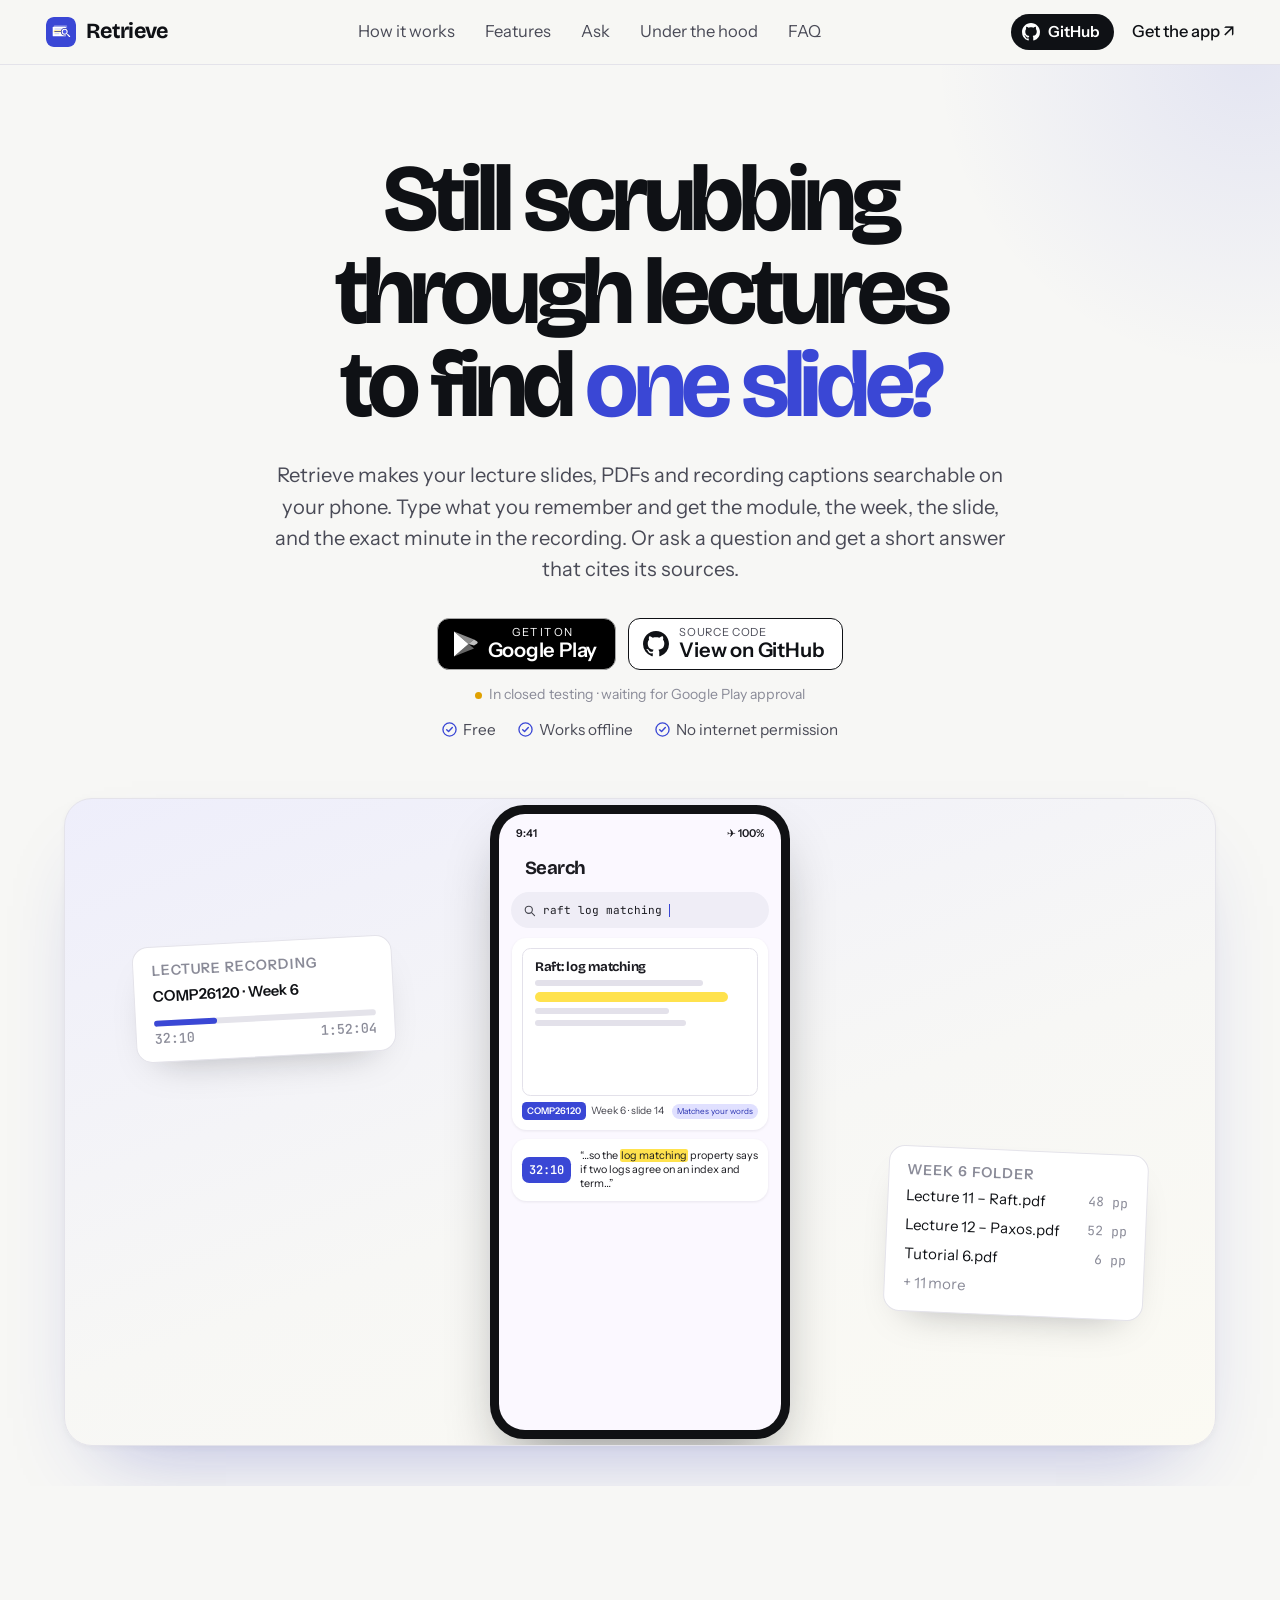
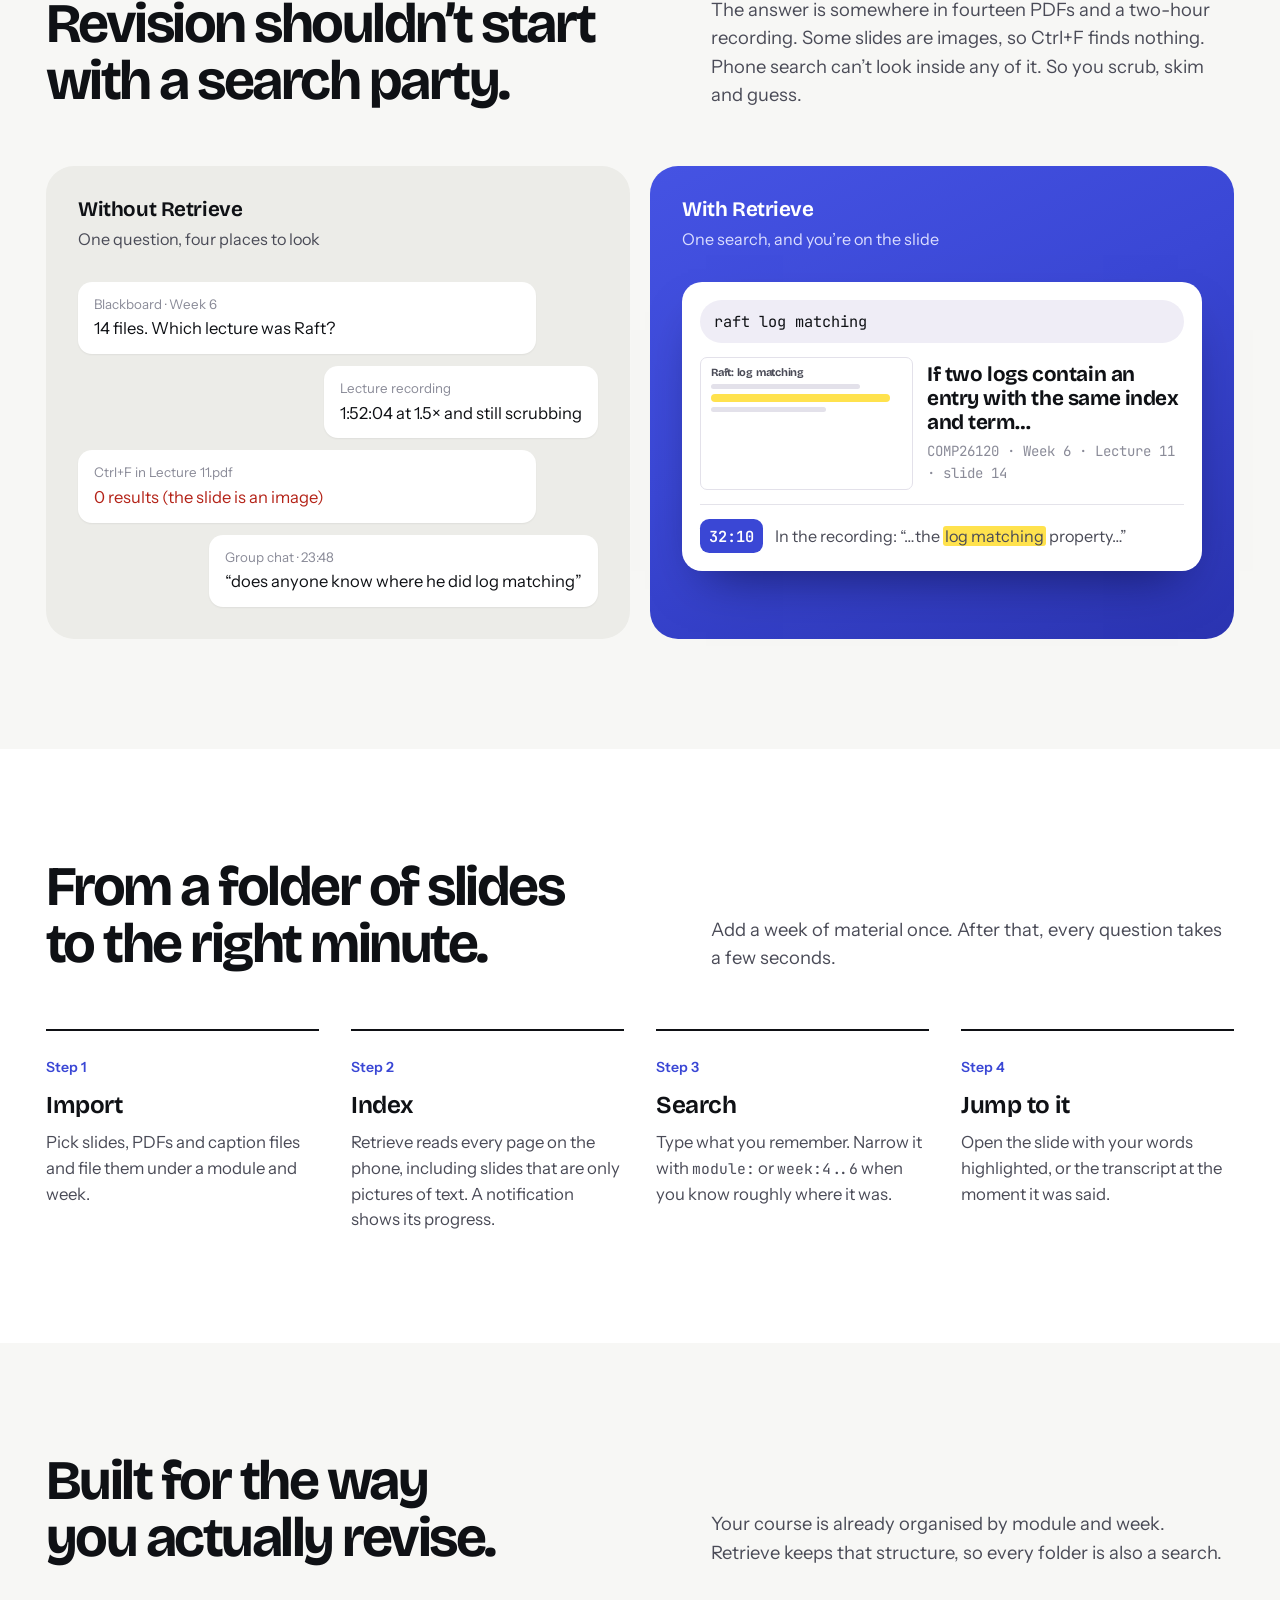
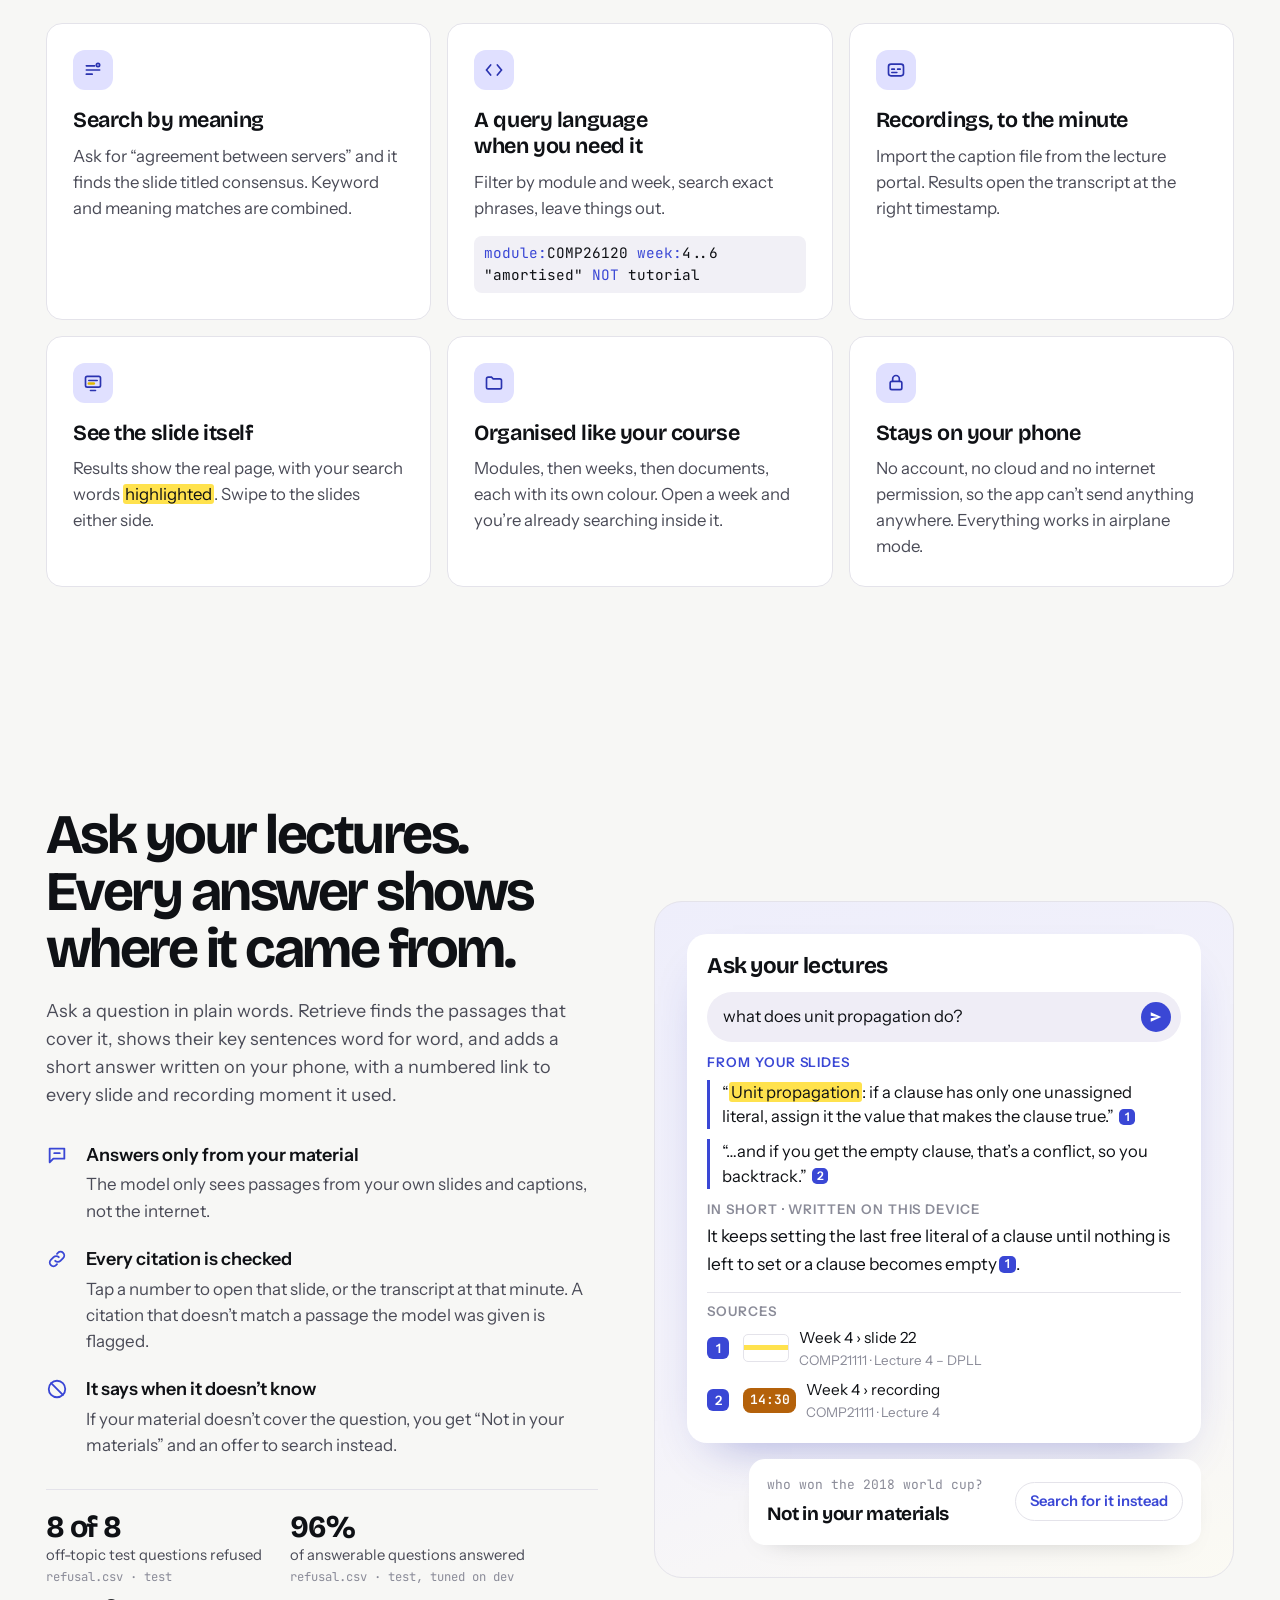
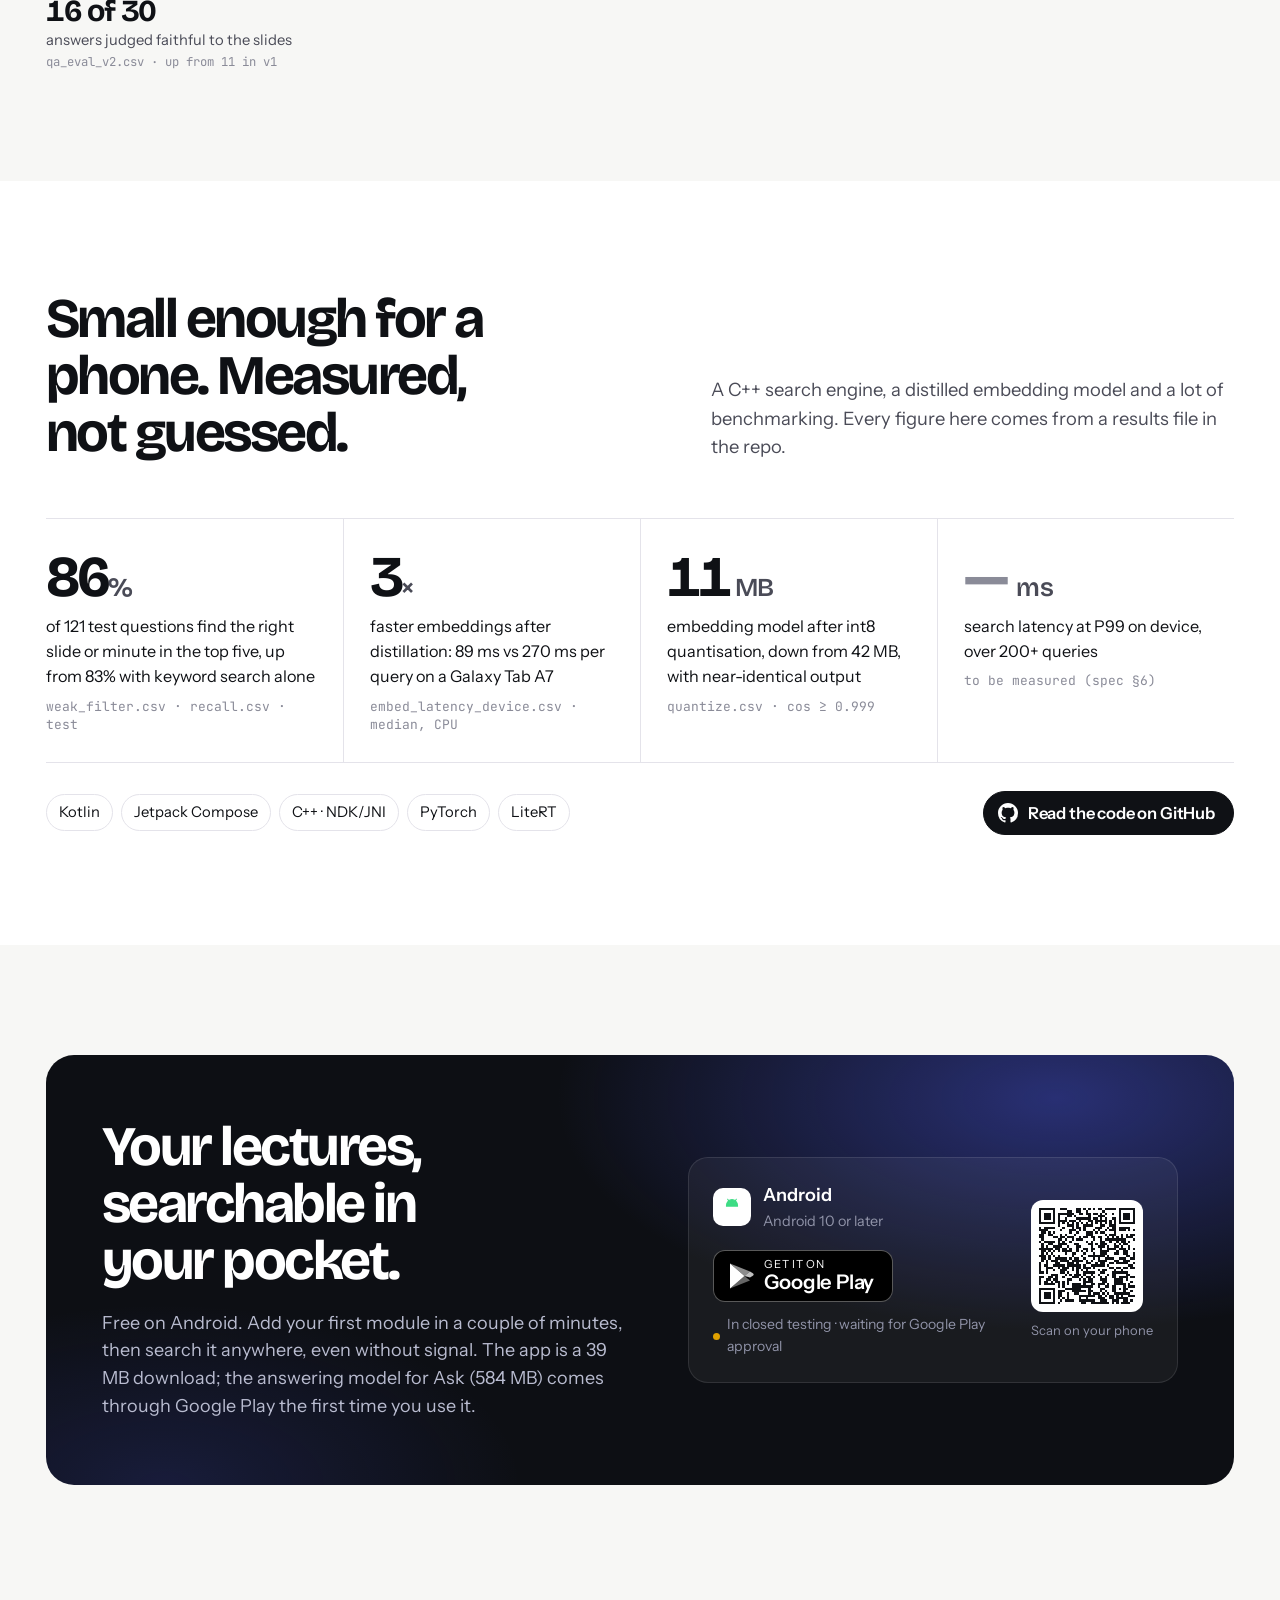
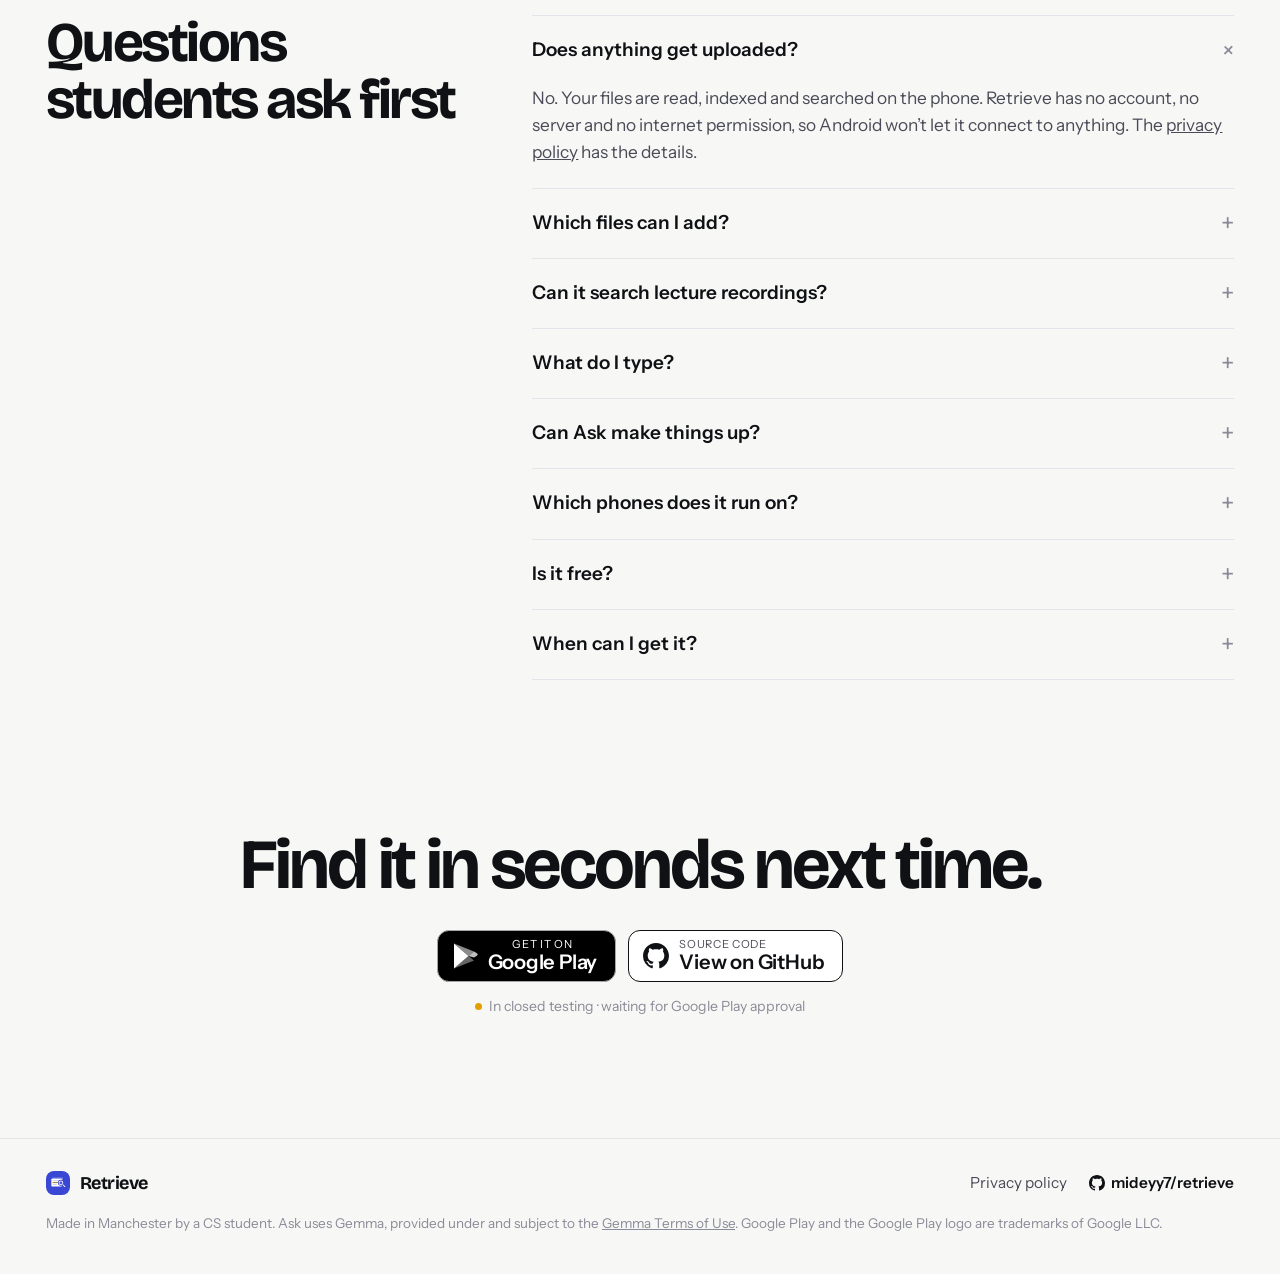
<file: web/index.html>
<!doctype html>
<html lang="en-GB">
<head>
<meta charset="utf-8">
<meta name="viewport" content="width=device-width, initial-scale=1, viewport-fit=cover">
<title>Retrieve: search your lecture slides and recordings on your phone</title>
<meta name="description" content="Retrieve makes your lecture slides, PDFs and recording captions searchable on your Android phone, and answers questions with links to the exact slide and minute. Free, offline, nothing uploaded.">
<meta name="theme-color" content="#F7F7F5">
<link rel="icon" href="assets/favicon.svg" type="image/svg+xml">
<link rel="apple-touch-icon" href="assets/apple-touch-icon.png">

<meta property="og:type" content="website">
<meta property="og:site_name" content="Retrieve">
<meta property="og:title" content="Retrieve: find the slide, not the folder">
<meta property="og:description" content="Search your lecture slides, PDFs and recordings on your phone. Ask a question and get an answer that links to the slide and the minute.">
<link rel="canonical" href="https://retrieve-cs9.pages.dev/">
<meta property="og:url" content="https://retrieve-cs9.pages.dev/">
<meta property="og:image" content="https://retrieve-cs9.pages.dev/assets/og.png">
<meta property="og:image:width" content="1200">
<meta property="og:image:height" content="630">
<meta name="twitter:card" content="summary_large_image">

<link rel="preconnect" href="https://fonts.googleapis.com">
<link rel="preconnect" href="https://fonts.gstatic.com" crossorigin>
<link rel="stylesheet" href="https://fonts.googleapis.com/css2?family=Bricolage+Grotesque:opsz,wght@12..96,500..800&family=Instrument+Sans:wght@400;500;600&family=JetBrains+Mono:wght@400;500&display=swap">
<link rel="stylesheet" href="assets/styles.css?v=ab2e94e1b8">
<script src="assets/main.js?v=4fa70c0ca8" defer></script>

<script type="application/ld+json">
{
  "@context": "https://schema.org",
  "@type": "SoftwareApplication",
  "name": "Retrieve",
  "description": "On-device search and question answering over lecture slides, PDFs and recording captions.",
  "applicationCategory": "EducationalApplication",
  "operatingSystem": "Android 10 or later",
  "offers": { "@type": "Offer", "price": "0", "priceCurrency": "GBP" },
  "downloadUrl": "https://play.google.com/store/apps/details?id=com.mideyy7.retrieve"
}
</script>
</head>
<body>
<svg width="0" height="0" class="defs" aria-hidden="true">
  <symbol id="logo" viewBox="0 0 108 108">
    <rect width="108" height="108" rx="24" fill="#3A47D5"/>
    <g transform="translate(-4 -4) scale(1.08)">
      <path fill="#FFFFFF" fill-opacity=".35" d="M33,31h38a3,3 0,0 1,3 3v26a3,3 0,0 1,-3 3h-38a3,3 0,0 1,-3 -3v-26a3,3 0,0 1,3 -3z"/>
      <path fill="#FFFFFF" d="M29,36h38a3,3 0,0 1,3 3v26a3,3 0,0 1,-3 3h-38a3,3 0,0 1,-3 -3v-26a3,3 0,0 1,3 -3z"/>
      <path fill="#C5C9F5" d="M33,42h22a1.5,1.5 0,0 1,0 3h-22a1.5,1.5 0,0 1,0 -3z"/>
      <path fill="#FFE24D" d="M31.5,48.5h28a2,2 0,0 1,2 2v2a2,2 0,0 1,-2 2h-28a2,2 0,0 1,-2 -2v-2a2,2 0,0 1,2 -2z"/>
      <path fill="#2A33B0" d="M33,50.25h20a1.25,1.25 0,0 1,0 2.5h-20a1.25,1.25 0,0 1,0 -2.5z"/>
      <path fill="#C5C9F5" d="M33,58h14a1.5,1.5 0,0 1,0 3h-14a1.5,1.5 0,0 1,0 -3z"/>
      <path fill="#2A33B0" d="M66,53m-12.5,0a12.5,12.5 0,1 1,25 0a12.5,12.5 0,1 1,-25 0"/>
      <path fill="#FFFFFF" d="M66,53m-10,0a10,10 0,1 1,20 0a10,10 0,1 1,-20 0"/>
      <path fill="#4A57E8" d="M66,53m-6.5,0a6.5,6.5 0,1 1,13 0a6.5,6.5 0,1 1,-13 0"/>
      <path fill="#FFFFFF" d="M73.2,62.4l2.8,-2.8l7.6,7.6a2,2 0,0 1,0 2.8l0,0a2,2 0,0 1,-2.8 0z"/>
    </g>
  </symbol>
  <symbol id="tick" viewBox="0 0 16 16"><circle cx="8" cy="8" r="7" fill="none" stroke="currentColor" stroke-width="1.4"/><path d="M5 8.2l2 2 4-4.4" fill="none" stroke="currentColor" stroke-width="1.5" stroke-linecap="round" stroke-linejoin="round"/></symbol>
  <symbol id="playmark" viewBox="0 0 26 28"><path d="M2 1.5l14.5 12.5L2 26.5z" fill="#fff"/><path d="M16.5 14l5.5-4.6 2.5 1.5c1.6 1 1.6 2.2 0 3.2l-2.5 1.5z" fill="#fff" opacity=".75"/><path d="M2 1.5L16.5 14 22 9.4z" fill="#fff" opacity=".55"/><path d="M2 26.5L16.5 14 22 18.6z" fill="#fff" opacity=".4"/></symbol>
  <symbol id="gh" viewBox="0 0 16 16"><path fill="currentColor" d="M8 0c4.42 0 8 3.58 8 8a8.013 8.013 0 0 1-5.45 7.59c-.4.08-.55-.17-.55-.38 0-.27.01-1.13.01-2.2 0-.75-.25-1.23-.54-1.48 1.78-.2 3.65-.88 3.65-3.95 0-.88-.31-1.59-.82-2.15.08-.2.36-1.02-.08-2.12 0 0-.67-.22-2.2.82-.64-.18-1.32-.27-2-.27-.68 0-1.36.09-2 .27-1.53-1.03-2.2-.82-2.2-.82-.44 1.1-.16 1.92-.08 2.12-.51.56-.82 1.28-.82 2.15 0 3.06 1.86 3.75 3.64 3.95-.23.2-.44.55-.51 1.07-.46.21-1.61.55-2.33-.66-.15-.24-.6-.83-1.23-.82-.67.01-.27.38.01.53.34.19.73.9.82 1.13.16.45.68 1.31 2.69.94 0 .67.01 1.3.01 1.49 0 .21-.15.45-.55.38A7.995 7.995 0 0 1 0 8c0-4.42 3.58-8 8-8Z"/></symbol>
  <symbol id="mag" viewBox="0 0 24 24"><circle cx="10.5" cy="10.5" r="6.5" fill="none" stroke="currentColor" stroke-width="2"/><path d="M15.5 15.5L21 21" stroke="currentColor" stroke-width="2" stroke-linecap="round"/></symbol>
</svg>

<header class="top">
  <div class="wrap nav">
    <a class="logo" href="#top" aria-label="Retrieve, back to top"><svg aria-hidden="true"><use href="#logo"/></svg>Retrieve</a>
    <ul>
      <li><a href="#how">How it works</a></li>
      <li><a href="#features">Features</a></li>
      <li><a href="#ask">Ask</a></li>
      <li><a href="#tech">Under the hood</a></li>
      <li><a href="#faq">FAQ</a></li>
    </ul>
    <div class="nav-end">
      <a class="gh-nav" href="https://github.com/mideyy7/retrieve" rel="noopener" aria-label="Retrieve on GitHub"><svg aria-hidden="true"><use href="#gh"/></svg><span>GitHub</span></a>
      <a class="get" href="#download">Get the app ↗</a>
    </div>
  </div>
</header>

<main id="top">
  <!-- HERO -->
  <div class="hero">
    <div class="wrap">
      <h1>Still scrubbing through lectures to find <em>one slide?</em></h1>
      <p class="lede">Retrieve makes your lecture slides, PDFs and recording captions searchable on your phone. Type what you remember and get the module, the week, the slide, and the exact minute in the recording. Or ask a question and get a short answer that cites its sources.</p>
      <div class="ctas">
        <a class="play" href="https://play.google.com/store/apps/details?id=com.mideyy7.retrieve&amp;utm_source=website&amp;utm_medium=hero" aria-label="Get it on Google Play">
          <svg aria-hidden="true"><use href="#playmark"/></svg>
          <span><small>Get it on</small><b>Google Play</b></span>
        </a>
        <a class="gh-btn" href="https://github.com/mideyy7/retrieve" rel="noopener">
          <svg aria-hidden="true"><use href="#gh"/></svg>
          <span><small>Source code</small><b>View on GitHub</b></span>
        </a>
      </div>
      <p class="avail"><i></i>In closed testing · waiting for Google Play approval</p>
      <ul class="ticks">
        <li><svg aria-hidden="true"><use href="#tick"/></svg>Free</li>
        <li><svg aria-hidden="true"><use href="#tick"/></svg>Works offline</li>
        <li><svg aria-hidden="true"><use href="#tick"/></svg>No internet permission</li>
      </ul>


      <div class="frame" role="img" aria-label="Demo: searching 'raft log matching' finds COMP26120 week 6 slide 14 and minute 32:10 of the lecture recording">
        <div class="floater f-left" aria-hidden="true">
          <h4>Lecture recording</h4>
          <div style="color:var(--ink);font-weight:600">COMP26120 · Week 6</div>
          <div class="scrub"></div>
          <div class="scrub-t"><span>32:10</span><span>1:52:04</span></div>
        </div>
        <div class="stage" aria-hidden="true">
          <div class="phone">
            <div class="screen">
              <div class="sbar"><span>9:41</span><span>✈︎ 100%</span></div>
              <div class="appbar">Search</div>
              <div class="search"><svg><use href="#mag"/></svg><span id="typed"></span><span class="caret"></span></div>
              <div class="results hide" id="results">
                <div class="hit">
                  <div class="slide">
                    <div class="t">Raft: log matching</div>
                    <div class="ln" style="width:80%"></div>
                    <div class="ln m" style="width:92%"></div>
                    <div class="ln" style="width:64%"></div>
                    <div class="ln" style="width:72%"></div>
                  </div>
                  <div class="meta"><span class="badge">COMP26120</span>Week 6 · slide 14<span class="why">Matches your words</span></div>
                </div>
                <div class="hit rec">
                  <span class="ts">32:10</span>
                  <p>“…so the <mark>log matching</mark> property says if two logs agree on an index and term…”</p>
                </div>
              </div>
            </div>
          </div>
        </div>
        <div class="floater f-right" aria-hidden="true">
          <h4>Week 6 folder</h4>
          <div class="files">
            <div>Lecture 11 – Raft.pdf <span>48 pp</span></div>
            <div>Lecture 12 – Paxos.pdf <span>52 pp</span></div>
            <div>Tutorial 6.pdf <span>6 pp</span></div>
            <div style="color:var(--faint)">+ 11 more</div>
          </div>
        </div>
      </div>
    </div>
  </div>

  <!-- PROBLEM -->
  <section id="problem">
    <div class="wrap">
      <div class="head rv">
        <h2>Revision shouldn’t start with a search party.</h2>
        <p>The answer is somewhere in fourteen PDFs and a two-hour recording. Some slides are images, so Ctrl+F finds nothing. Phone search can’t look inside any of it. So you scrub, skim and guess.</p>
      </div>
      <div class="compare rv">
        <div class="card-big without">
          <h3>Without Retrieve</h3>
          <p>One question, four places to look</p>
          <div class="bubbles">
            <div class="bubble"><small>Blackboard · Week 6</small><div>14 files. Which lecture was Raft?</div></div>
            <div class="bubble"><small>Lecture recording</small><div>1:52:04 at 1.5× and still scrubbing</div></div>
            <div class="bubble"><small>Ctrl+F in Lecture 11.pdf</small><div class="bad">0 results (the slide is an image)</div></div>
            <div class="bubble"><small>Group chat · 23:48</small><div>“does anyone know where he did log matching”</div></div>
          </div>
        </div>
        <div class="card-big with">
          <h3>With Retrieve</h3>
          <p>One search, and you’re on the slide</p>
          <div class="result-card">
            <div class="rc-q">raft log matching</div>
            <div class="rc-best">
              <div class="slide">
                <div class="t">Raft: log matching</div>
                <div class="ln" style="width:78%"></div>
                <div class="ln m" style="width:94%"></div>
                <div class="ln" style="width:60%"></div>
              </div>
              <div>
                <strong>If two logs contain an entry with the same index and term…</strong>
                <div class="cite">COMP26120 · Week 6 · Lecture 11 · slide 14</div>
              </div>
            </div>
            <div class="rc-rec"><span class="ts">32:10</span><span>In the recording: “…the <mark style="background:var(--mark);color:inherit;border-radius:3px;padding:0 2px">log matching</mark> property…”</span></div>
          </div>
        </div>
      </div>
    </div>
  </section>

  <!-- HOW -->
  <section id="how" class="steps-band">
    <div class="wrap">
      <div class="head rv">
        <h2>From a folder of slides to the right minute.</h2>
        <p>Add a week of material once. After that, every question takes a few seconds.</p>
      </div>
      <div class="steps rv">
        <div class="step"><small>Step 1</small><h3>Import</h3><p>Pick slides, PDFs and caption files and file them under a module and week.</p></div>
        <div class="step"><small>Step 2</small><h3>Index</h3><p>Retrieve reads every page on the phone, including slides that are only pictures of text. A notification shows its progress.</p></div>
        <div class="step"><small>Step 3</small><h3>Search</h3><p>Type what you remember. Narrow it with <code>module:</code> or <code>week:4..6</code> when you know roughly where it was.</p></div>
        <div class="step"><small>Step 4</small><h3>Jump to it</h3><p>Open the slide with your words highlighted, or the transcript at the moment it was said.</p></div>
      </div>
    </div>
  </section>

  <!-- FEATURES -->
  <section id="features">
    <div class="wrap">
      <div class="head rv">
        <h2>Built for the way you actually revise.</h2>
        <p>Your course is already organised by module and week. Retrieve keeps that structure, so every folder is also a search.</p>
      </div>
      <div class="features rv">
        <div class="feat">
          <div class="ic"><svg viewBox="0 0 24 24" fill="none" stroke="currentColor" stroke-width="2" stroke-linecap="round"><path d="M4 7h10M4 12h16M4 17h7"/><circle cx="18" cy="6" r="2"/></svg></div>
          <h3>Search by meaning</h3>
          <p>Ask for “agreement between servers” and it finds the slide titled consensus. Keyword and meaning matches are combined.</p>
        </div>
        <div class="feat">
          <div class="ic"><svg viewBox="0 0 24 24" fill="none" stroke="currentColor" stroke-width="2" stroke-linecap="round"><path d="M8 6l-5 6 5 6M16 6l5 6-5 6"/></svg></div>
          <h3>A query language when you need it</h3>
          <p>Filter by module and week, search exact phrases, leave things out.</p>
          <code><span class="k">module:</span>COMP26120 <span class="k">week:</span>4..6 "amortised" <span class="k">NOT</span> tutorial</code>
        </div>
        <div class="feat">
          <div class="ic"><svg viewBox="0 0 24 24" fill="none" stroke="currentColor" stroke-width="2" stroke-linecap="round"><rect x="3" y="5" width="18" height="14" rx="3"/><path d="M7 11h3M7 15h6M14 11h3"/></svg></div>
          <h3>Recordings, to the minute</h3>
          <p>Import the caption file from the lecture portal. Results open the transcript at the right timestamp.</p>
        </div>
        <div class="feat">
          <div class="ic"><svg viewBox="0 0 24 24" fill="none" stroke="currentColor" stroke-width="2" stroke-linecap="round"><rect x="3" y="4" width="18" height="13" rx="2"/><path d="M7 9h10"/><path d="M7 12.5h6" stroke-width="3" stroke="#E0B800"/><path d="M9 21h6"/></svg></div>
          <h3>See the slide itself</h3>
          <p>Results show the real page, with your search words <mark>highlighted</mark>. Swipe to the slides either side.</p>
        </div>
        <div class="feat">
          <div class="ic"><svg viewBox="0 0 24 24" fill="none" stroke="currentColor" stroke-width="2" stroke-linecap="round"><path d="M3 7a2 2 0 012-2h4l2 2h8a2 2 0 012 2v8a2 2 0 01-2 2H5a2 2 0 01-2-2z"/></svg></div>
          <h3>Organised like your course</h3>
          <p>Modules, then weeks, then documents, each with its own colour. Open a week and you’re already searching inside it.</p>
        </div>
        <div class="feat">
          <div class="ic"><svg viewBox="0 0 24 24" fill="none" stroke="currentColor" stroke-width="2" stroke-linecap="round"><rect x="5" y="10" width="14" height="10" rx="2"/><path d="M8 10V7a4 4 0 018 0v3"/></svg></div>
          <h3>Stays on your phone</h3>
          <p>No account, no cloud and no internet permission, so the app can’t send anything anywhere. Everything works in airplane mode.</p>
        </div>
      </div>
    </div>
  </section>

  <!-- ASK -->
  <section id="ask">
    <div class="wrap ask-grid">
      <div class="rv">
        <h2>Ask your lectures. Every answer shows where it came from.</h2>
        <p style="margin:20px 0 32px;max-width:48ch">Ask a question in plain words. Retrieve finds the passages that cover it, shows their key sentences word for word, and adds a short answer written on your phone, with a numbered link to every slide and recording moment it used.</p>
        <ul class="ask-points">
          <li><svg viewBox="0 0 24 24" fill="none" stroke="currentColor" stroke-width="2" stroke-linecap="round" stroke-linejoin="round"><path d="M4 5h16v11H8l-4 4z"/><path d="M9 10h6"/></svg><div><b>Answers only from your material</b><p>The model only sees passages from your own slides and captions, not the internet.</p></div></li>
          <li><svg viewBox="0 0 24 24" fill="none" stroke="currentColor" stroke-width="2" stroke-linecap="round" stroke-linejoin="round"><path d="M10 14a4 4 0 005.7 0l3-3a4 4 0 00-5.7-5.7l-1 1"/><path d="M14 10a4 4 0 00-5.7 0l-3 3a4 4 0 005.7 5.7l1-1"/></svg><div><b>Every citation is checked</b><p>Tap a number to open that slide, or the transcript at that minute. A citation that doesn’t match a passage the model was given is flagged.</p></div></li>
          <li><svg viewBox="0 0 24 24" fill="none" stroke="currentColor" stroke-width="2" stroke-linecap="round" stroke-linejoin="round"><circle cx="12" cy="12" r="9"/><path d="M5.6 5.6l12.8 12.8"/></svg><div><b>It says when it doesn’t know</b><p>If your material doesn’t cover the question, you get “Not in your materials” and an offer to search instead.</p></div></li>
        </ul>
        <div class="ask-proof">
          <div><strong>8 of 8</strong><span>off-topic test questions refused</span><span class="src">refusal.csv · test</span></div>
          <div><strong>96%</strong><span>of answerable questions answered</span><span class="src">refusal.csv · test, tuned on dev</span></div>
          <div><strong>16 of 30</strong><span>answers judged faithful to the slides</span><span class="src">qa_eval_v2.csv · up from 11 in v1</span></div>
        </div>
      </div>
      <div class="ask-demo rv" role="img" aria-label="Ask screen: key sentences quoted from COMP21111 week 4 slide 22 and the week 4 recording at 14:30, a one-sentence answer, and a refusal for an off-topic question">
        <div class="ask-card" aria-hidden="true">
          <div class="t">Ask your lectures</div>
          <div class="ask-in"><span>what does unit propagation do?</span><i><svg viewBox="0 0 24 24" fill="currentColor"><path d="M3 20l18-8L3 4v6l12 2-12 2z"/></svg></i></div>
          <div class="ks">
            <h5>From your slides</h5>
            <p>“<mark>Unit propagation</mark>: if a clause has only one unassigned literal, assign it the value that makes the clause true.” <span class="cn">1</span></p>
            <p>“…and if you get the empty clause, that’s a conflict, so you backtrack.” <span class="cn">2</span></p>
          </div>
          <div class="ask-ans"><span class="lbl">In short · written on this device</span>It keeps setting the last free literal of a clause until nothing is left to set or a clause becomes empty<span class="cn">1</span>.</div>
          <div class="srcs">
            <h5>Sources</h5>
            <div class="src-row"><span class="num">1</span><span class="thumb"></span><div>Week 4 › slide 22<small>COMP21111 · Lecture 4 – DPLL</small></div></div>
            <div class="src-row"><span class="num">2</span><span class="ts">14:30</span><div>Week 4 › recording<small>COMP21111 · Lecture 4</small></div></div>
          </div>
        </div>
        <div class="refuse" aria-hidden="true">
          <div><small>who won the 2018 world cup?</small><b>Not in your materials</b></div>
          <span class="btn">Search for it instead</span>
        </div>
      </div>
    </div>
  </section>

  <!-- UNDER THE HOOD -->
  <section id="tech" class="steps-band">
    <div class="wrap">
      <div class="head rv">
        <h2>Small enough for a phone. Measured, not guessed.</h2>
        <p>A C++ search engine, a distilled embedding model and a lot of benchmarking. Every figure here comes from a results file in the repo.</p>
      </div>
      <div class="stats rv">
        <div class="stat">
          <div class="n">86<small>%</small></div>
          <p>of 121 test questions find the right slide or minute in the top five, up from 83% with keyword search alone</p>
          <div class="src">weak_filter.csv · recall.csv · test</div>
        </div>
        <div class="stat">
          <div class="n">3<small>×</small></div>
          <p>faster embeddings after distillation: 89 ms vs 270 ms per query on a Galaxy Tab A7</p>
          <div class="src">embed_latency_device.csv · median, CPU</div>
        </div>
        <div class="stat">
          <div class="n">11<small> MB</small></div>
          <p>embedding model after int8 quantisation, down from 42 MB, with near-identical output</p>
          <div class="src">quantize.csv · cos ≥ 0.999</div>
        </div>
        <div class="stat">
          <div class="n tbd">— <small>ms</small></div>
          <p>search latency at P99 on device, over 200+ queries</p>
          <div class="src">to be measured (spec §6)</div>
        </div>
      </div>
      <div class="stack rv">
        <span>Kotlin</span><span>Jetpack Compose</span><span>C++ · NDK/JNI</span><span>PyTorch</span><span>LiteRT</span>
        <a class="gh-btn gh-sm" href="https://github.com/mideyy7/retrieve" rel="noopener"><svg aria-hidden="true"><use href="#gh"/></svg><b>Read the code on GitHub</b></a>
      </div>
    </div>
  </section>

  <!-- DOWNLOAD -->
  <section id="download">
    <div class="wrap">
      <div class="dl rv">
        <div>
          <h2>Your lectures, searchable in your pocket.</h2>
          <p>Free on Android. Add your first module in a couple of minutes, then search it anywhere, even without signal. The app is a 39 MB download; the answering model for Ask (584 MB) comes through Google Play the first time you use it.</p>
        </div>
        <div class="dl-tile">
          <div>
            <div class="os">
              <i><svg viewBox="0 0 24 24" aria-hidden="true"><path fill="#3DDC84" d="M6 10a6 6 0 0112 0v1H6zM8.5 7.2a.7.7 0 100 1.4.7.7 0 000-1.4zm7 0a.7.7 0 100 1.4.7.7 0 000-1.4zM7.3 3.6l1.3 2M16.7 3.6l-1.3 2" stroke="#3DDC84" stroke-width="1.2" stroke-linecap="round"/></svg></i>
              <span>Android<small>Android 10 or later</small></span>
            </div>
            <a class="play" href="https://play.google.com/store/apps/details?id=com.mideyy7.retrieve&amp;utm_source=website&amp;utm_medium=download" aria-label="Get it on Google Play">
              <svg aria-hidden="true"><use href="#playmark"/></svg>
              <span><small>Get it on</small><b>Google Play</b></span>
            </a>
            <p class="avail on-dark"><i></i>In closed testing · waiting for Google Play approval</p>
          </div>
          <div class="qr-wrap">
            <div class="qr"><img src="assets/qr-play.svg" width="96" height="96" alt="QR code that opens Retrieve on Google Play"></div>
            <div class="qr-cap">Scan on your phone</div>
          </div>
        </div>
      </div>
    </div>
  </section>

  <!-- FAQ -->
  <section id="faq" style="padding-top:20px">
    <div class="wrap faq">
      <h2 class="rv">Questions students ask first</h2>
      <div class="list rv">
        <details open><summary>Does anything get uploaded?</summary><p>No. Your files are read, indexed and searched on the phone. Retrieve has no account, no server and no internet permission, so Android won’t let it connect to anything. The <a href="privacy.html">privacy policy</a> has the details.</p></details>
        <details><summary>Which files can I add?</summary><p>PDF slides and documents, and WebVTT caption files (.vtt) from your lecture recording portal. Slides that are only images are read with on-device text recognition.</p></details>
        <details><summary>Can it search lecture recordings?</summary><p>Yes, through their caption files. Each 30 seconds of captions becomes a search result, so you land on the right minute. It doesn’t transcribe audio itself.</p></details>
        <details><summary>What do I type?</summary><p>Whatever you remember, in your own words. If you know roughly where it was, add filters like <code>module:COMP26120</code> or <code>week:4..6</code>. The search tips in the app use your own module codes as examples.</p></details>
        <details><summary>Can Ask make things up?</summary><p>The short answer can, like any language model, so Ask puts the key sentences from your slides first, copied word for word, and links every sentence to its source. It only sees passages from your own material, citations that don’t match those passages are flagged, and when nothing relevant is found it says “Not in your materials” instead of guessing.</p></details>
        <details><summary>Which phones does it run on?</summary><p>Android 10 or later. Search is quick even on a 3 GB tablet. Ask runs a language model (Gemma 3 1B) on the phone: it works on that tablet too, but takes about 20 seconds to start writing, so a phone with more memory and a newer chip is a better fit. The model (584 MB) downloads through Google Play the first time you open Ask, and after that it works offline.</p></details>
        <details><summary>Is it free?</summary><p>Yes. There are no ads, subscriptions or in-app purchases.</p></details>
        <details><summary>When can I get it?</summary><p>Retrieve is in closed testing on Google Play and waiting for Google’s approval. The download links on this page will work as soon as it’s public.</p></details>
      </div>
    </div>
  </section>

  <div class="final">
    <div class="wrap">
      <h2 class="rv">Find it in seconds next time.</h2>
      <div class="ctas rv">
        <a class="play" href="https://play.google.com/store/apps/details?id=com.mideyy7.retrieve&amp;utm_source=website&amp;utm_medium=footer" aria-label="Get it on Google Play">
          <svg aria-hidden="true"><use href="#playmark"/></svg>
          <span><small>Get it on</small><b>Google Play</b></span>
        </a>
        <a class="gh-btn" href="https://github.com/mideyy7/retrieve" rel="noopener">
          <svg aria-hidden="true"><use href="#gh"/></svg>
          <span><small>Source code</small><b>View on GitHub</b></span>
        </a>
      </div>
      <p class="avail"><i></i>In closed testing · waiting for Google Play approval</p>
    </div>
  </div>
</main>

<footer>
  <div class="wrap">
    <div class="foot">
      <a class="logo" href="#top" style="font-size:1rem"><svg aria-hidden="true" style="width:24px;height:24px"><use href="#logo"/></svg>Retrieve</a>
      <nav><a href="privacy.html">Privacy policy</a><a class="gh-foot" href="https://github.com/mideyy7/retrieve" rel="noopener"><svg aria-hidden="true"><use href="#gh"/></svg>mideyy7/retrieve</a></nav>
    </div>
    <p class="tm">Made in Manchester by a CS student. Ask uses Gemma, provided under and subject to the <a href="https://ai.google.dev/gemma/terms" rel="noopener">Gemma Terms of Use</a>. Google Play and the Google Play logo are trademarks of Google LLC.</p>
  </div>
</footer>
</body>
</html>
</file>
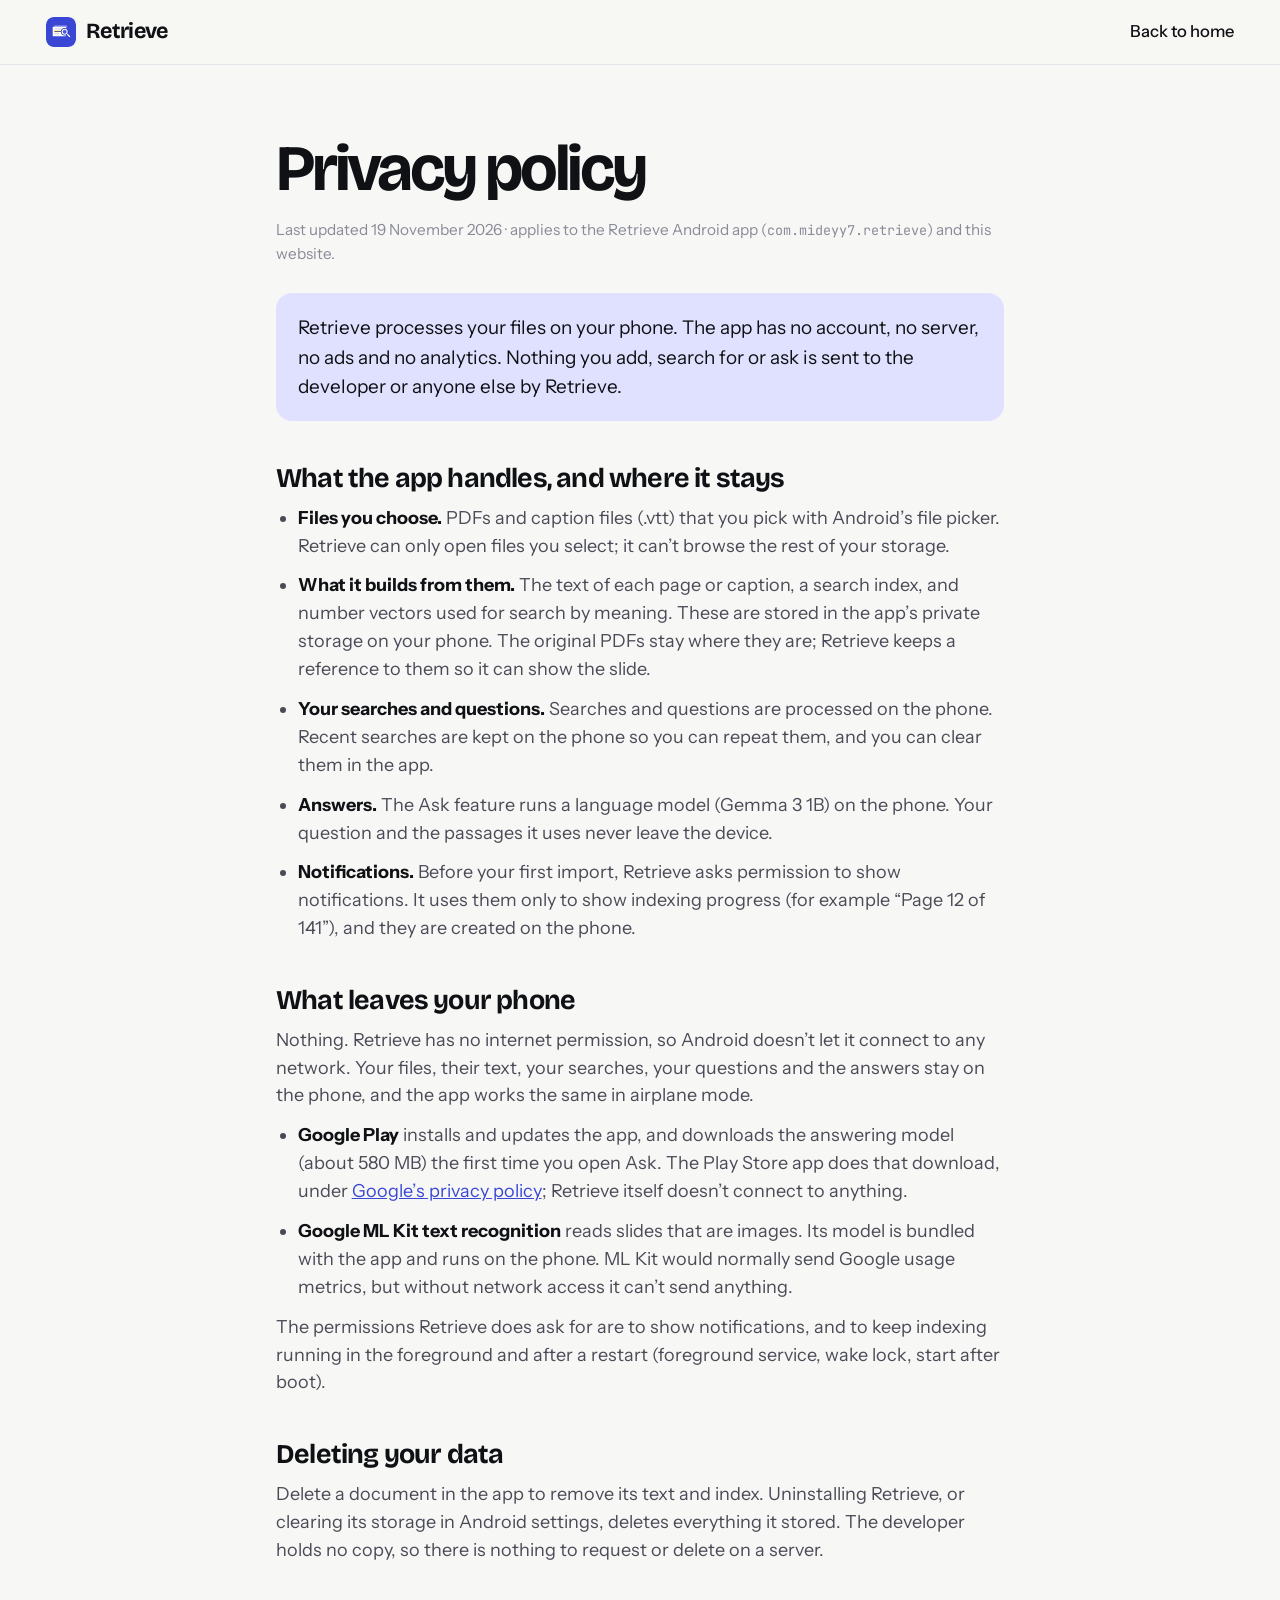
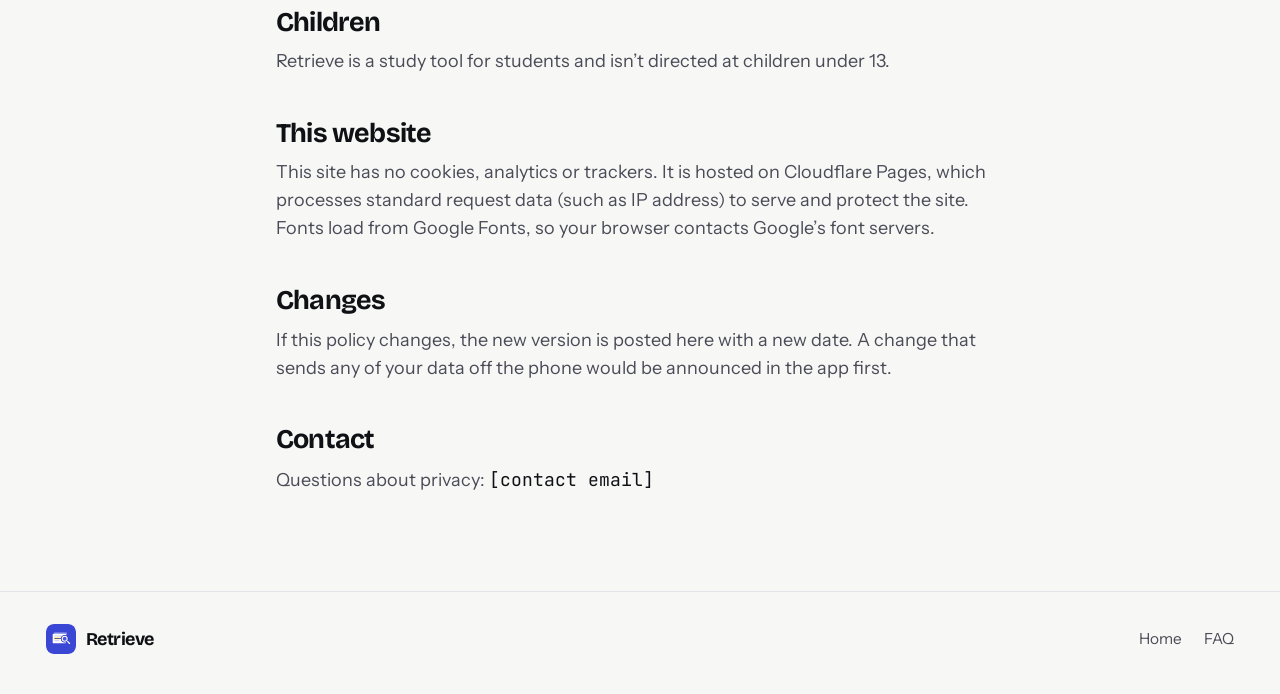
<file: web/privacy.html>
<!doctype html>
<html lang="en-GB">
<head>
<meta charset="utf-8">
<meta name="viewport" content="width=device-width, initial-scale=1, viewport-fit=cover">
<title>Privacy policy · Retrieve</title>
<meta name="description" content="What Retrieve does with your files: everything is processed on your phone and nothing you add is uploaded.">
<meta name="theme-color" content="#F7F7F5">
<link rel="canonical" href="https://retrieve-cs9.pages.dev/privacy">
<link rel="icon" href="assets/favicon.svg" type="image/svg+xml">
<link rel="apple-touch-icon" href="assets/apple-touch-icon.png">
<link rel="preconnect" href="https://fonts.googleapis.com">
<link rel="preconnect" href="https://fonts.gstatic.com" crossorigin>
<link rel="stylesheet" href="https://fonts.googleapis.com/css2?family=Bricolage+Grotesque:opsz,wght@12..96,500..800&family=Instrument+Sans:wght@400;500;600&family=JetBrains+Mono:wght@400;500&display=swap">
<link rel="stylesheet" href="assets/styles.css?v=ab2e94e1b8">
</head>
<body>
<header class="top">
  <div class="wrap nav">
    <a class="logo" href="./" aria-label="Retrieve home"><img src="assets/favicon.svg" width="30" height="30" alt="">Retrieve</a>
    <a class="get" href="./">Back to home</a>
  </div>
</header>

<main class="wrap doc">
  <h1>Privacy policy</h1>
  <p class="updated">Last updated 19 November 2026 · applies to the Retrieve Android app (<code>com.mideyy7.retrieve</code>) and this website.</p>

  <p class="summary">Retrieve processes your files on your phone. The app has no account, no server, no ads and no analytics. Nothing you add, search for or ask is sent to the developer or anyone else by Retrieve.</p>

  <h2>What the app handles, and where it stays</h2>
  <ul>
    <li><b>Files you choose.</b> PDFs and caption files (.vtt) that you pick with Android’s file picker. Retrieve can only open files you select; it can’t browse the rest of your storage.</li>
    <li><b>What it builds from them.</b> The text of each page or caption, a search index, and number vectors used for search by meaning. These are stored in the app’s private storage on your phone. The original PDFs stay where they are; Retrieve keeps a reference to them so it can show the slide.</li>
    <li><b>Your searches and questions.</b> Searches and questions are processed on the phone. Recent searches are kept on the phone so you can repeat them, and you can clear them in the app.</li>
    <li><b>Answers.</b> The Ask feature runs a language model (Gemma 3 1B) on the phone. Your question and the passages it uses never leave the device.</li>
    <li><b>Notifications.</b> Before your first import, Retrieve asks permission to show notifications. It uses them only to show indexing progress (for example “Page 12 of 141”), and they are created on the phone.</li>
  </ul>

  <h2>What leaves your phone</h2>
  <p>Nothing. Retrieve has no internet permission, so Android doesn’t let it connect to any network. Your files, their text, your searches, your questions and the answers stay on the phone, and the app works the same in airplane mode.</p>
  <ul>
    <li><b>Google Play</b> installs and updates the app, and downloads the answering model (about 580 MB) the first time you open Ask. The Play Store app does that download, under <a href="https://policies.google.com/privacy" rel="noopener">Google’s privacy policy</a>; Retrieve itself doesn’t connect to anything.</li>
    <li><b>Google ML Kit text recognition</b> reads slides that are images. Its model is bundled with the app and runs on the phone. ML Kit would normally send Google usage metrics, but without network access it can’t send anything.</li>
  </ul>
  <p>The permissions Retrieve does ask for are to show notifications, and to keep indexing running in the foreground and after a restart (foreground service, wake lock, start after boot).</p>

  <h2>Deleting your data</h2>
  <p>Delete a document in the app to remove its text and index. Uninstalling Retrieve, or clearing its storage in Android settings, deletes everything it stored. The developer holds no copy, so there is nothing to request or delete on a server.</p>

  <h2>Children</h2>
  <p>Retrieve is a study tool for students and isn’t directed at children under 13.</p>

  <h2>This website</h2>
  <p>This site has no cookies, analytics or trackers. It is hosted on Cloudflare Pages, which processes standard request data (such as IP address) to serve and protect the site. Fonts load from Google Fonts, so your browser contacts Google’s font servers.</p>

  <h2>Changes</h2>
  <p>If this policy changes, the new version is posted here with a new date. A change that sends any of your data off the phone would be announced in the app first.</p>

  <h2>Contact</h2>
  <!-- TODO before Play submission: replace with the contact email shown on the Play listing. -->
  <p>Questions about privacy: <span class="contact">[contact email]</span></p>
</main>

<footer>
  <div class="wrap">
    <div class="foot">
      <a class="logo" href="./" style="font-size:1rem"><img src="assets/favicon.svg" width="24" height="24" alt="">Retrieve</a>
      <nav><a href="./">Home</a><a href="./#faq">FAQ</a></nav>
    </div>
  </div>
</footer>
</body>
</html>
</file>
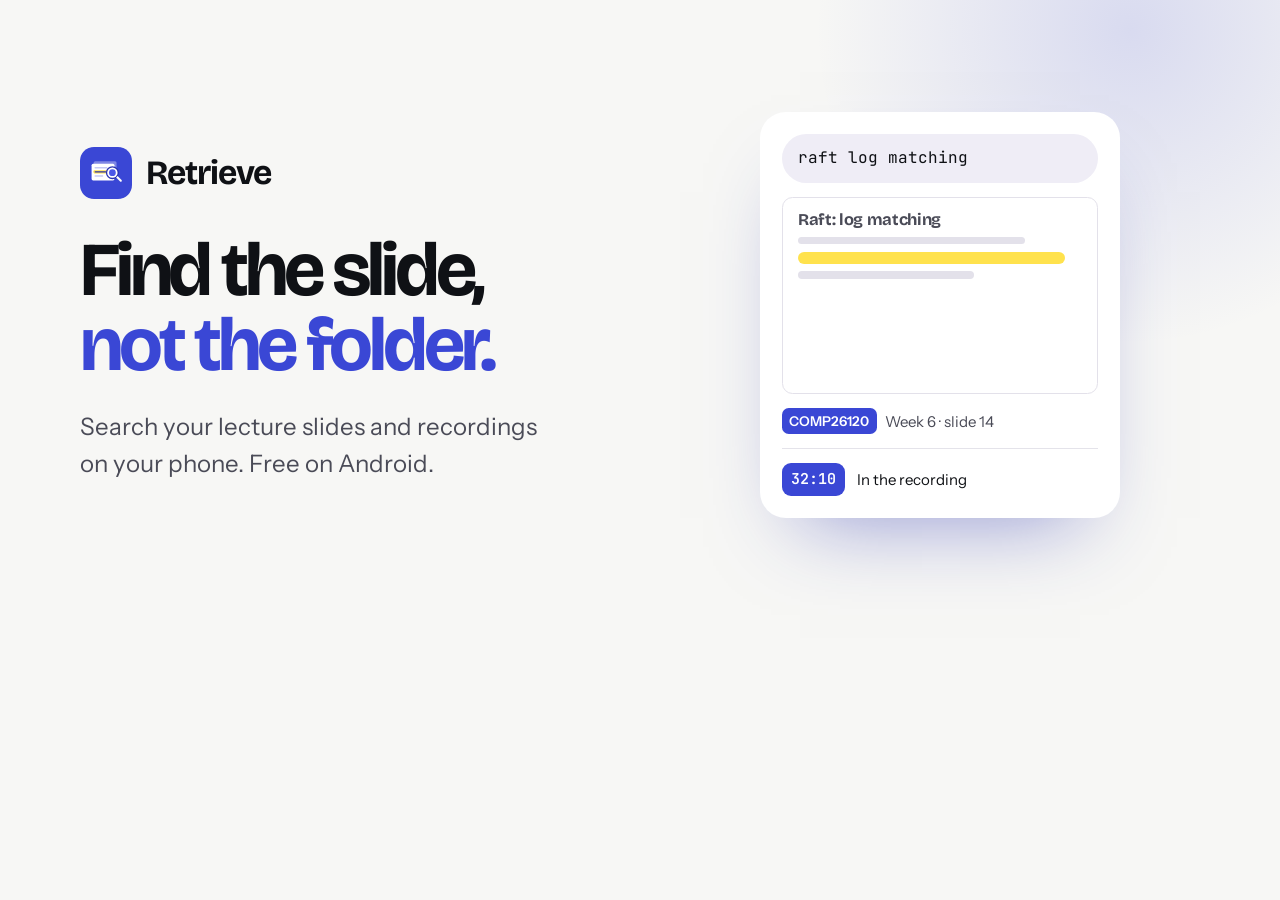
<file: scripts/web/og.html>
<!doctype html>
<!-- Source for web/assets/og.png (1200x630 link preview). Rendered by scripts/web/build_assets.sh. -->
<html lang="en-GB">
<head>
<meta charset="utf-8">
<link rel="stylesheet" href="https://fonts.googleapis.com/css2?family=Bricolage+Grotesque:opsz,wght@12..96,500..800&family=Instrument+Sans:wght@400;500;600&family=JetBrains+Mono:wght@400;500&display=swap">
<link rel="stylesheet" href="../../web/assets/styles.css">
<style>
  html { font-size: 16px; }
  body { width: 1200px; height: 630px; overflow: hidden; margin: 0; background: var(--bg); position: relative; }
  body::after { content: ""; position: absolute; width: 900px; height: 900px; right: -380px; top: -420px; border-radius: 50%; background: radial-gradient(closest-side, rgba(58,71,213,.16), transparent 70%); }
  .og { position: absolute; inset: 0; display: grid; grid-template-columns: 1fr 360px; gap: 40px; align-items: center; padding: 0 80px; z-index: 1; }
  .brand { display: flex; align-items: center; gap: 14px; font: 700 34px/1 var(--display); color: var(--ink); letter-spacing: -0.03em; }
  .brand img { width: 52px; height: 52px; border-radius: 14px; }
  h1 { margin-top: 34px; font-size: 76px; line-height: .98; letter-spacing: -0.055em; }
  h1 em { font-style: normal; color: var(--brand); }
  .sub { margin-top: 26px; font-size: 24px; color: var(--muted); max-width: 30ch; }
  .card { background: #fff; border-radius: 26px; padding: 22px; box-shadow: 0 40px 80px -40px rgba(42,51,176,.5); display: grid; gap: 14px; font-size: 16px; }
  .q { font-family: var(--mono); background: #EFEDF6; border-radius: 999px; padding: 12px 16px; color: var(--ink); }
  .card .slide { font-size: 15px; }
  .meta { display: flex; gap: 8px; align-items: center; color: var(--muted); font-size: 15px; }
  .rowr { display: flex; gap: 12px; align-items: center; border-top: 1px solid var(--line); padding-top: 14px; color: var(--ink); font-size: 15px; }
</style>
</head>
<body>
  <div class="og">
    <div>
      <div class="brand"><img src="../../web/assets/favicon.svg" alt="">Retrieve</div>
      <h1>Find the slide, <em>not the folder.</em></h1>
      <p class="sub">Search your lecture slides and recordings on your phone. Free on Android.</p>
    </div>
    <div class="card">
      <div class="q">raft log matching</div>
      <div class="slide">
        <div class="t">Raft: log matching</div>
        <div class="ln" style="width:80%"></div>
        <div class="ln m" style="width:94%"></div>
        <div class="ln" style="width:62%"></div>
      </div>
      <div class="meta"><span class="badge">COMP26120</span>Week 6 · slide 14</div>
      <div class="rowr"><span class="ts">32:10</span>In the recording</div>
    </div>
  </div>
</body>
</html>
</file>
<file: web/assets/styles.css>
/* Retrieve website styles.
   Layout: one long light scroll in the Mixhaus rhythm. Centred hero question, then a framed
   demo, then left-headline / right-paragraph sections, ending in a dark download panel.
   Deliberately light-only (site v1), so every colour is set explicitly. */
:root {
  color-scheme: light;
  --bg: #F7F7F5;          /* warm off-white page */
  --surface: #FFFFFF;
  --ink: #0F1115;         /* headings, dark panel */
  --muted: #4A4B57;       /* body text, slight indigo bias */
  --faint: #8A8B98;
  --line: #E4E3EA;
  --brand: #3A47D5;       /* the app's indigo */
  --brand-deep: #2A33B0;
  --brand-soft: #E0E0FF;
  --mark: #FFE24D;        /* the app's highlighter */
  --mod-a: #3A47D5;       /* COMP26120 */
  --mod-b: #B4610A;       /* COMP21111 */
  --mod-c: #13836F;       /* COMP23311 */
  --display: "Bricolage Grotesque", "Arial Narrow", system-ui, sans-serif;
  --body: "Instrument Sans", system-ui, -apple-system, "Segoe UI", sans-serif;
  --mono: "JetBrains Mono", ui-monospace, "SF Mono", Menlo, monospace;
  --r-lg: 28px;
  --r-md: 16px;
  --wrap: 1220px;
}
* { box-sizing: border-box; }
body { margin: 0; }
img { max-width: 100%; }
.defs { position: absolute; width: 0; height: 0; overflow: hidden; }
html { scroll-behavior: smooth; font-size: 112.5%; }
body { background: var(--bg); color: var(--muted); font-family: var(--body); font-size: 1rem; line-height: 1.55; -webkit-font-smoothing: antialiased; }
body::before { content: ""; position: fixed; inset: 0 0 auto; height: env(safe-area-inset-top, 0px); z-index: 10; background: rgba(247,247,245,.85); }
a { color: inherit; }
:focus-visible { outline: 2px solid var(--brand); outline-offset: 3px; border-radius: 6px; }
.wrap { max-width: var(--wrap); margin: 0 auto; padding-left: max(16px, env(safe-area-inset-left, 0px)); padding-right: max(16px, env(safe-area-inset-right, 0px)); }
h1, h2, h3 { font-family: var(--display); color: var(--ink); text-wrap: balance; margin: 0; }
h2 { font-size: clamp(2rem, 4.4vw, 3.1rem); font-weight: 700; line-height: 1.02; letter-spacing: -0.045em; }
h3 { font-size: 1.2rem; font-weight: 650; letter-spacing: -0.02em; line-height: 1.2; }
p { margin: 0; }
code, .mono { font-family: var(--mono); font-size: .88em; }

/* header */
header.top { position: sticky; top: env(safe-area-inset-top, 0px); z-index: 20; background: rgba(247,247,245,.82); backdrop-filter: saturate(1.4) blur(12px); -webkit-backdrop-filter: saturate(1.4) blur(12px); border-bottom: 1px solid var(--line); }
.nav { display: flex; align-items: center; justify-content: space-between; gap: 24px; height: 64px; }
.logo { display: flex; align-items: center; gap: 10px; font: 700 1.2rem/1 var(--display); color: var(--ink); text-decoration: none; letter-spacing: -0.03em; }
.logo svg { width: 30px; height: 30px; border-radius: 8px; }
.nav ul { display: flex; gap: 30px; list-style: none; margin: 0; padding: 0; font-size: .92rem; }
.nav ul a { text-decoration: none; color: var(--muted); }
.nav ul a:hover { color: var(--ink); }
.nav .get { font-size: .92rem; font-weight: 500; color: var(--ink); text-decoration: none; white-space: nowrap; }
@media (max-width: 820px) { .nav ul { display: none; } }

/* buttons */
.pill { display: inline-flex; align-items: center; gap: 8px; height: 48px; padding: 0 22px; border-radius: 999px; font-weight: 600; font-size: .95rem; text-decoration: none; border: 1px solid var(--line); background: var(--surface); color: var(--ink); transition: transform .15s ease, box-shadow .15s ease; }
.pill:hover { transform: translateY(-1px); box-shadow: 0 6px 18px -8px rgba(15,17,21,.25); }
.play { display: inline-flex; align-items: center; gap: 10px; height: 52px; padding: 0 18px 0 14px; border-radius: 12px; background: #000; color: #fff; text-decoration: none; border: 1px solid #A6A6A6; transition: transform .15s ease; }
.play:hover { transform: translateY(-1px); }
.play svg { width: 26px; height: 28px; flex: none; }
.play span { display: grid; line-height: 1.05; }
.play small { font-size: .62rem; letter-spacing: .06em; text-transform: uppercase; }
.play b { font: 600 1.12rem/1.1 var(--body); letter-spacing: -0.01em; }

/* hero */
.hero { position: relative; padding-block: 88px 40px; text-align: center; overflow: hidden; }
.hero::before { content: ""; position: absolute; width: 900px; height: 900px; right: -420px; top: -460px; border-radius: 50%; background: radial-gradient(closest-side, rgba(58,71,213,.10), transparent 70%); pointer-events: none; }
.hero h1 { font-size: clamp(2.6rem, 7.4vw, 5.5rem); font-weight: 700; line-height: .98; letter-spacing: -0.055em; max-width: 14ch; margin: 0 auto; }
.hero h1 em { font-style: normal; color: var(--brand); }
.hero .lede { max-width: 58ch; margin: 28px auto 0; font-size: 1.12rem; color: var(--muted); }
.ctas { display: flex; flex-wrap: wrap; gap: 12px; justify-content: center; align-items: center; margin-top: 34px; }
.ticks { display: flex; flex-wrap: wrap; justify-content: center; gap: 8px 22px; margin: 22px 0 0; padding: 0; list-style: none; font-size: .85rem; color: var(--muted); }
.ticks li { display: flex; align-items: center; gap: 6px; }
.ticks svg { width: 15px; height: 15px; color: var(--brand); }

/* demo frame (stands in for the hero video) */
.frame { position: relative; margin: 56px auto 0; max-width: 1152px; aspect-ratio: 16 / 9; border-radius: var(--r-lg); overflow: hidden; background: linear-gradient(160deg, #EEEEFB 0%, #F7F7F5 55%, #FBFAF3 100%); border: 1px solid var(--line); box-shadow: 0 40px 80px -40px rgba(42,51,176,.35), 0 2px 6px rgba(15,17,21,.04); }
@keyframes blink { 50% { opacity: .25; } }
.stage { position: absolute; inset: 0; display: grid; place-items: center; }
.phone { width: min(31%, 300px); aspect-ratio: 9 / 19; background: #101114; border-radius: 34px; padding: 9px; box-shadow: 0 30px 60px -20px rgba(15,17,21,.45); position: relative; z-index: 2; }
.screen { width: 100%; height: 100%; background: #FBF8FF; border-radius: 26px; overflow: hidden; display: flex; flex-direction: column; font-size: clamp(7px, 1.05vw, 12px); color: #1B1B21; text-align: left; }
.sbar { display: flex; justify-content: space-between; padding: 1.1em 1.6em .4em; font-weight: 600; font-size: .9em; }
.appbar { padding: .6em 1.4em .5em; font: 700 1.55em/1.1 var(--display); letter-spacing: -0.03em; }
.search { margin: .4em 1.1em .9em; background: #EFEDF6; border-radius: 999px; padding: .85em 1.1em; display: flex; gap: .6em; align-items: center; font-family: var(--mono); font-size: .92em; min-height: 3.1em; }
.search svg { width: 1.2em; height: 1.2em; flex: none; color: #46464F; }
.caret { display: inline-block; width: 1px; height: 1.15em; background: var(--brand); vertical-align: -0.2em; animation: blink 1s steps(1) infinite; }
.q-filter { color: var(--brand); }
.results { padding: 0 1.1em; display: grid; gap: .8em; transition: opacity .35s ease, transform .35s ease; }
.results.hide { opacity: 0; transform: translateY(8px); }
.hit { background: #fff; border-radius: 1.2em; padding: .8em; box-shadow: 0 1px 3px rgba(15,17,21,.08); }
.hit .meta { display: flex; align-items: center; gap: .5em; font-size: .85em; color: #46464F; margin-top: .65em; }
.badge { font-weight: 600; font-size: .9em; padding: .2em .55em; border-radius: .5em; color: #fff; background: var(--mod-a); }
.slide { aspect-ratio: 16 / 10; border-radius: .7em; background: #fff; border: 1px solid #E3E1EA; padding: .9em 1em; display: grid; align-content: start; gap: .5em; }
.slide .t { font: 700 1.1em/1.1 var(--display); letter-spacing: -0.02em; }
.ln { height: .5em; border-radius: 1em; background: #E3E1EA; }
.ln.m { background: var(--mark); height: .8em; }
.why { font-size: .8em; color: var(--brand-deep); background: var(--brand-soft); border-radius: 999px; padding: .15em .6em; margin-left: auto; white-space: nowrap; }
.rec { display: flex; gap: .7em; align-items: center; }
.ts { font: 600 1em/1 var(--mono); color: #fff; background: var(--mod-a); padding: .6em .6em; border-radius: .6em; }
.rec p { font-size: .9em; line-height: 1.3; }
.rec p mark { background: var(--mark); color: inherit; padding: 0 .1em; border-radius: .2em; }
.floater { position: absolute; z-index: 1; background: var(--surface); border: 1px solid var(--line); border-radius: var(--r-md); padding: 16px 18px; box-shadow: 0 18px 40px -24px rgba(15,17,21,.35); font-size: .82rem; width: min(26%, 260px); text-align: left; }
.floater h4 { margin: 0 0 8px; font: 600 .78rem/1 var(--body); color: var(--faint); text-transform: uppercase; letter-spacing: .07em; }
.f-left { left: 6%; top: 22%; transform: rotate(-3deg); }
.f-right { right: 6%; bottom: 20%; transform: rotate(2.5deg); }
.scrub { height: 6px; background: var(--line); border-radius: 6px; position: relative; margin: 12px 0 6px; }
.scrub::after { content: ""; position: absolute; left: 0; top: 0; bottom: 0; width: 28.5%; background: var(--brand); border-radius: 6px; }
.scrub-t { display: flex; justify-content: space-between; font: 500 .75rem/1 var(--mono); color: var(--faint); }
.files { display: grid; gap: 6px; }
.files div { display: flex; justify-content: space-between; gap: 8px; color: var(--ink); }
.files span { color: var(--faint); font-family: var(--mono); font-size: .72rem; }
@media (max-width: 700px) {
  .floater { display: none; }
  .phone { width: 58%; }
  .frame { aspect-ratio: 4 / 5; }
  .screen { font-size: clamp(7px, 2.1vw, 12px); }
}

/* sections */
section { padding-block: 110px; }
.head { display: grid; grid-template-columns: 1.15fr 1fr; gap: 32px 64px; align-items: end; margin-bottom: 56px; }
.head p { font-size: 1.02rem; max-width: 48ch; }
@media (max-width: 820px) { .head { grid-template-columns: 1fr; } section { padding-block: 76px; } }

/* problem */
.compare { display: grid; grid-template-columns: 1fr 1fr; gap: 20px; }
.card-big { border-radius: var(--r-lg); padding: 32px; min-width: 0; display: flex; flex-direction: column; gap: 4px; }
.card-big h3 { font-size: 1.15rem; }
.card-big > p { font-size: .9rem; margin-bottom: 26px; }
.without { background: #ECECE8; }
.with { background: linear-gradient(155deg, #4553E3 0%, var(--brand) 45%, var(--brand-deep) 100%); color: #DADDFF; }
.with h3 { color: #fff; }
.bubbles { display: grid; gap: 12px; }
.bubble { background: var(--surface); border-radius: 14px; padding: 12px 16px; box-shadow: 0 1px 2px rgba(15,17,21,.06); max-width: 88%; }
.bubble:nth-child(even) { justify-self: end; }
.bubble small { display: block; font-size: .74rem; color: var(--faint); margin-bottom: 2px; }
.bubble div { color: var(--ink); font-size: .92rem; }
.bubble .bad { color: #B42318; }
.result-card { background: var(--surface); color: var(--muted); border-radius: 20px; padding: 18px; box-shadow: 0 24px 50px -24px rgba(0,0,30,.6); display: grid; gap: 14px; }
.rc-q { font-family: var(--mono); font-size: .85rem; background: #EFEDF6; padding: 10px 14px; border-radius: 999px; color: var(--ink); }
.rc-best { display: grid; grid-template-columns: 44% 1fr; gap: 14px; align-items: center; }
.rc-best .slide { font-size: 10px; }
.rc-best strong { display: block; color: var(--ink); font-family: var(--display); font-size: 1.15rem; letter-spacing: -0.02em; line-height: 1.15; }
.cite { font-family: var(--mono); font-size: .78rem; color: var(--faint); margin-top: 6px; }
.rc-rec { display: flex; align-items: center; gap: 12px; border-top: 1px solid var(--line); padding-top: 14px; font-size: .9rem; }
.rc-rec .ts { font-size: .85rem; }
@media (max-width: 820px) { .compare { grid-template-columns: 1fr; } .card-big { padding: 24px 20px; } }
@media (max-width: 480px) { .rc-best { grid-template-columns: 1fr; } }

/* steps */
.steps-band { background: var(--surface); }
.steps { display: grid; grid-template-columns: repeat(4, 1fr); gap: 32px; }
.step { border-top: 2px solid var(--ink); padding-top: 22px; min-width: 0; }
.step small { color: var(--brand); font-weight: 600; font-size: .78rem; }
.step h3 { margin: 10px 0 10px; font-size: 1.35rem; }
.step p { font-size: .93rem; }
@media (max-width: 900px) { .steps { grid-template-columns: 1fr 1fr; } }
@media (max-width: 520px) { .steps { grid-template-columns: 1fr; } }

/* features */
.features { display: grid; grid-template-columns: repeat(3, 1fr); gap: 16px; }
.feat { background: var(--surface); border: 1px solid var(--line); border-radius: var(--r-md); padding: 26px; display: grid; gap: 10px; align-content: start; min-width: 0; }
.feat .ic { width: 40px; height: 40px; border-radius: 12px; background: var(--brand-soft); color: var(--brand-deep); display: grid; place-items: center; margin-bottom: 8px; }
.feat .ic svg { width: 20px; height: 20px; }
.feat p { font-size: .93rem; }
.feat code { display: inline-block; margin-top: 4px; background: #F1F0F6; color: var(--ink); padding: 6px 10px; border-radius: 8px; font-size: .8rem; overflow-wrap: anywhere; }
.feat code .k { color: var(--brand); }
.feat mark { background: var(--mark); color: var(--ink); border-radius: 3px; padding: 0 2px; }
.feat.soon { border-style: dashed; background: transparent; }
.soon-tag { font: 500 .7rem/1 var(--mono); color: var(--faint); border: 1px solid var(--line); border-radius: 999px; padding: 4px 8px; justify-self: start; }
@media (max-width: 900px) { .features { grid-template-columns: 1fr 1fr; } }
@media (max-width: 560px) { .features { grid-template-columns: 1fr; } }

/* ask */
.ask-grid { display: grid; grid-template-columns: 1fr 1.05fr; gap: 56px; align-items: center; }
.ask-points { display: grid; gap: 22px; margin: 0; padding: 0; list-style: none; }
.ask-points li { display: grid; grid-template-columns: 28px 1fr; gap: 12px; align-items: start; }
.ask-points svg { width: 22px; height: 22px; color: var(--brand); margin-top: 2px; }
.ask-points b { display: block; color: var(--ink); font-weight: 600; margin-bottom: 2px; }
.ask-points p { font-size: .94rem; }
.ask-proof { display: flex; flex-wrap: wrap; gap: 10px 28px; margin-top: 30px; padding-top: 22px; border-top: 1px solid var(--line); }
.ask-proof div { display: grid; gap: 2px; }
.ask-proof strong { font: 700 1.7rem/1 var(--display); color: var(--ink); letter-spacing: -0.04em; font-variant-numeric: tabular-nums; }
.ask-proof strong.tbd { color: var(--faint); }
.ask-proof span { font-size: .82rem; }
.ask-proof .src { font: 400 .68rem/1.4 var(--mono); color: var(--faint); }
.ask-demo { position: relative; background: linear-gradient(160deg, #EEEEFB 0%, #F4F3FA 60%, #FBFAF3 100%); border: 1px solid var(--line); border-radius: var(--r-lg); padding: 32px; display: grid; gap: 16px; min-width: 0; }
.ask-card { background: var(--surface); border-radius: 20px; padding: 20px; box-shadow: 0 24px 50px -28px rgba(42,51,176,.45); display: grid; gap: 14px; min-width: 0; }
.ask-card .t { font: 700 1.25rem/1.1 var(--display); color: var(--ink); letter-spacing: -0.03em; }
.ask-in { display: flex; justify-content: space-between; align-items: center; gap: 10px; background: #EFEDF6; border-radius: 999px; padding: 10px 10px 10px 16px; color: var(--ink); font-size: .92rem; }
.ask-in i { width: 30px; height: 30px; border-radius: 50%; background: var(--brand); display: grid; place-items: center; flex: none; }
.ask-in i svg { width: 14px; height: 14px; color: #fff; }
.ask-ans { color: var(--ink); font-size: .96rem; line-height: 1.6; }
.cn { display: inline-grid; place-items: center; min-width: 1.35em; height: 1.35em; padding: 0 .3em; border-radius: .4em; background: var(--brand); color: #fff; font: 600 .72em/1 var(--body); vertical-align: .15em; margin-left: 2px; }
.ask-time { font: 400 .7rem/1.4 var(--mono); color: var(--faint); }
.srcs { display: grid; gap: 8px; border-top: 1px solid var(--line); padding-top: 12px; }
.srcs h5 { margin: 0; font: 600 .74rem/1 var(--body); text-transform: uppercase; letter-spacing: .07em; color: var(--faint); }
.src-row { display: grid; grid-template-columns: 26px auto 1fr; gap: 10px; align-items: center; font-size: .85rem; min-width: 0; }
.src-row .num { width: 22px; height: 22px; border-radius: 6px; display: grid; place-items: center; font: 600 .72rem/1 var(--body); background: var(--brand); color: #fff; }
.src-row.uncited .num { background: #EFEDF6; color: var(--muted); }
.src-row .thumb { width: 46px; aspect-ratio: 16/10; border-radius: 5px; border: 1px solid var(--line); background: linear-gradient(#fff 40%, var(--mark) 40% 58%, #fff 58%); }
.src-row .ts { font-size: .72rem; padding: .45em .5em; background: var(--mod-b); }
.src-row div { min-width: 0; color: var(--ink); }
.src-row small { display: block; color: var(--faint); font-size: .74rem; overflow: hidden; text-overflow: ellipsis; white-space: nowrap; }
.refuse { background: var(--surface); border-radius: 16px; padding: 16px 18px; display: flex; flex-wrap: wrap; align-items: center; justify-content: space-between; gap: 12px; box-shadow: 0 10px 30px -22px rgba(15,17,21,.4); margin-left: 12%; }
.refuse small { display: block; font-family: var(--mono); font-size: .72rem; color: var(--faint); margin-bottom: 4px; }
.refuse b { color: var(--ink); font-family: var(--display); font-size: 1.05rem; letter-spacing: -0.02em; }
.refuse span.btn { border: 1px solid var(--line); border-radius: 999px; padding: 7px 14px; font-size: .82rem; font-weight: 600; color: var(--brand); white-space: nowrap; }
@media (max-width: 900px) { .ask-grid { grid-template-columns: 1fr; } .refuse { margin-left: 0; } }
@media (max-width: 480px) { .ask-demo { padding: 16px; } }

/* under the hood */
.stats { display: grid; grid-template-columns: repeat(4, 1fr); border-top: 1px solid var(--line); border-bottom: 1px solid var(--line); }
.stat { padding: 30px 26px 28px 0; display: grid; gap: 8px; align-content: start; min-width: 0; }
.stat + .stat { border-left: 1px solid var(--line); padding-left: 26px; }
.stat .n { font: 700 clamp(2.4rem, 4.5vw, 3.4rem)/1 var(--display); color: var(--ink); letter-spacing: -0.05em; font-variant-numeric: tabular-nums; }
.stat .n small { font-size: .45em; letter-spacing: -0.02em; color: var(--muted); font-weight: 600; }
.stat .n.tbd { color: var(--faint); }
.stat p { font-size: .9rem; color: var(--ink); }
.stat .src { font: 400 .72rem/1.4 var(--mono); color: var(--faint); }
.stack { display: flex; flex-wrap: wrap; gap: 8px; margin-top: 28px; align-items: center; }
.stack span { font-size: .82rem; padding: 6px 12px; border: 1px solid var(--line); border-radius: 999px; background: var(--surface); color: var(--ink); }
.stack a { margin-left: auto; font-weight: 600; font-size: .9rem; color: var(--brand); text-decoration: none; }
@media (max-width: 900px) {
  .stats { grid-template-columns: 1fr 1fr; }
  .stat:nth-child(3) { border-left: 0; padding-left: 0; }
  .stat:nth-child(n+3) { border-top: 1px solid var(--line); }
}
@media (max-width: 480px) { .stats { grid-template-columns: 1fr; } .stat + .stat { border-left: 0; padding-left: 0; border-top: 1px solid var(--line); } .stack a { margin-left: 0; } }

/* download */
.dl { background: radial-gradient(70% 90% at 85% 10%, rgba(74,87,232,.45), transparent 60%), radial-gradient(50% 70% at 10% 100%, rgba(74,87,232,.18), transparent 60%), #0D0F14; border-radius: var(--r-lg); padding: 64px 56px; display: grid; grid-template-columns: 1.1fr 1fr; gap: 48px; align-items: center; color: #B9BCD0; }
.dl h2 { color: #fff; }
.dl > div > p { margin-top: 20px; max-width: 44ch; }
.dl-tile { background: rgba(255,255,255,.05); border: 1px solid rgba(255,255,255,.1); border-radius: 20px; padding: 24px; display: grid; grid-template-columns: 1fr auto; gap: 20px; align-items: center; }
.dl-tile .os { display: flex; gap: 12px; align-items: center; margin-bottom: 18px; color: #fff; font-weight: 600; }
.dl-tile .os i { width: 38px; height: 38px; border-radius: 10px; background: #fff; display: grid; place-items: center; }
.dl-tile .os i svg { width: 22px; height: 22px; }
.dl-tile .os small { display: block; font-weight: 400; color: #9093A8; font-size: .8rem; }
.dl-tile .play { border-color: rgba(255,255,255,.35); }
.qr { width: 112px; height: 112px; background: #fff; border-radius: 12px; padding: 8px; display: grid; }
.qr img { width: 100%; height: 100%; display: block; }
.qr-cap { font-size: .72rem; color: #9093A8; text-align: center; margin-top: 8px; }
@media (max-width: 900px) { .dl { grid-template-columns: 1fr; padding: 40px 24px; } }
@media (max-width: 480px) { .dl-tile { grid-template-columns: 1fr; } .qr-wrap { display: none; } }

/* faq */
.faq { display: grid; grid-template-columns: 1fr 1.6fr; gap: 48px; }
.faq dl, .faq .list { margin: 0; }
details { border-bottom: 1px solid var(--line); }
details:first-child { border-top: 1px solid var(--line); }
summary { cursor: pointer; list-style: none; display: flex; justify-content: space-between; gap: 20px; padding: 22px 0; font: 600 1.05rem/1.3 var(--body); color: var(--ink); }
summary::-webkit-details-marker { display: none; }
summary::after { content: "+"; font: 400 1.4rem/1 var(--body); color: var(--faint); transition: transform .2s ease; }
details[open] summary::after { transform: rotate(45deg); }
details p { padding: 0 0 22px; max-width: 62ch; font-size: .96rem; }
@media (max-width: 820px) { .faq { grid-template-columns: 1fr; gap: 24px; } }

/* final */
.final { text-align: center; padding-block: 40px 120px; }
.final h2 { font-size: clamp(2.2rem, 5.5vw, 4rem); }
.final .ctas { margin-top: 28px; }
footer { border-top: 1px solid var(--line); padding-block: 32px calc(40px + env(safe-area-inset-bottom, 0px)); font-size: .85rem; }
.foot { display: flex; flex-wrap: wrap; gap: 16px 28px; justify-content: space-between; align-items: center; }
.foot nav { display: flex; gap: 22px; flex-wrap: wrap; }
.foot nav a { text-decoration: none; }
.tm { margin-top: 18px; font-size: .75rem; color: var(--faint); }

/* reveal: only for content that starts below the fold */
.rv { transition: opacity .7s ease, transform .7s cubic-bezier(.2,.7,.2,1); }
.rv.pre { opacity: 0; transform: translateY(24px); }
@media (prefers-reduced-motion: reduce) {
  html { scroll-behavior: auto; }
  .rv, .rv.pre { opacity: 1; transform: none; transition: none; }
  .caret { animation: none; }
}

/* privacy policy and other text pages */
.logo img { width: 30px; height: 30px; border-radius: 8px; }
.doc { max-width: 760px; padding-block: 72px 96px; }
.doc h1 { font-size: clamp(2.4rem, 6vw, 3.6rem); font-weight: 700; letter-spacing: -0.05em; line-height: 1; }
.doc h2 { font-size: 1.5rem; letter-spacing: -0.03em; margin: 44px 0 12px; }
.doc p, .doc li { font-size: 1rem; }
.doc p + p { margin-top: 12px; }
.doc ul { padding-left: 1.2em; display: grid; gap: 12px; margin: 12px 0; }
.doc b { color: var(--ink); }
.doc a { color: var(--brand); }
.doc .updated { margin-top: 16px; font-size: .85rem; color: var(--faint); }
.doc .summary { margin-top: 28px; padding: 20px 22px; border-radius: var(--r-md); background: var(--brand-soft); color: var(--ink); font-size: 1.05rem; }
.doc .contact { font-family: var(--mono); color: var(--ink); }

/* 404 */
.notfound { min-height: 70vh; display: grid; place-content: center; justify-items: center; gap: 16px; text-align: center; padding-block: 64px; }
.notfound .code { font-family: var(--mono); color: var(--brand); background: var(--brand-soft); padding: 6px 12px; border-radius: 999px; font-size: .85rem; }
.notfound h1 { font-size: clamp(2.4rem, 7vw, 4rem); letter-spacing: -0.05em; }
.notfound .pill { margin-top: 8px; }

/* header: GitHub + get the app */
.nav-end { display: flex; align-items: center; gap: 18px; }
.gh-nav { display: inline-flex; align-items: center; gap: 8px; height: 36px; padding: 0 14px 0 11px; border-radius: 999px; background: var(--ink); color: #fff; text-decoration: none; font-size: .85rem; font-weight: 600; transition: transform .15s ease; }
.gh-nav:hover { transform: translateY(-1px); }
.gh-nav svg { width: 18px; height: 18px; }
@media (max-width: 420px) { .gh-nav span { display: none; } .gh-nav { padding: 0 9px; } }

/* GitHub button: same size and shape as the Play badge so they read as a pair */
.gh-btn { display: inline-flex; align-items: center; gap: 10px; height: 52px; padding: 0 18px 0 14px; border-radius: 12px; background: var(--surface); color: var(--ink); text-decoration: none; border: 1.5px solid var(--ink); transition: transform .15s ease, box-shadow .15s ease; }
.gh-btn:hover { transform: translateY(-1px); box-shadow: 0 6px 18px -8px rgba(15,17,21,.35); }
.gh-btn svg { width: 26px; height: 26px; flex: none; }
.gh-btn span { display: grid; line-height: 1.05; text-align: left; }
.gh-btn small { font-size: .62rem; letter-spacing: .06em; text-transform: uppercase; color: var(--muted); }
.gh-btn b { font: 600 1.12rem/1.1 var(--body); letter-spacing: -0.01em; }
.gh-btn.gh-sm { height: 44px; border-radius: 999px; padding: 0 18px 0 14px; background: var(--ink); color: #fff; margin-left: auto; }
.gh-btn.gh-sm svg { width: 20px; height: 20px; }
.gh-btn.gh-sm b { font-size: .92rem; }
@media (max-width: 480px) { .gh-btn.gh-sm { margin-left: 0; } }
.gh-foot { display: inline-flex; align-items: center; gap: 6px; font-weight: 600; color: var(--ink); }
.gh-foot svg { width: 16px; height: 16px; }
.tm a { color: inherit; }

/* availability note: small, next to the Play badge */
.avail { display: flex; align-items: center; justify-content: center; gap: 7px; margin-top: 14px; font-size: .78rem; color: var(--faint); }
.avail i { width: 7px; height: 7px; border-radius: 50%; background: #E0A100; flex: none; }
.avail.on-dark { justify-content: flex-start; color: #9093A8; margin-top: 12px; }
.hero .avail + .ticks { margin-top: 12px; }

/* Ask mock: key sentences first */
.ks { display: grid; gap: 10px; }
.ks h5, .ask-ans .lbl { margin: 0; font: 600 .74rem/1 var(--body); text-transform: uppercase; letter-spacing: .07em; }
.ks h5 { color: var(--brand); }
.ks p { border-left: 3px solid var(--brand); padding-left: 12px; color: var(--ink); font-size: .92rem; line-height: 1.5; }
.ks mark { background: var(--mark); color: inherit; border-radius: 3px; padding: 0 2px; }
.ask-ans .lbl { display: block; color: var(--faint); margin-bottom: 6px; }
</file>
